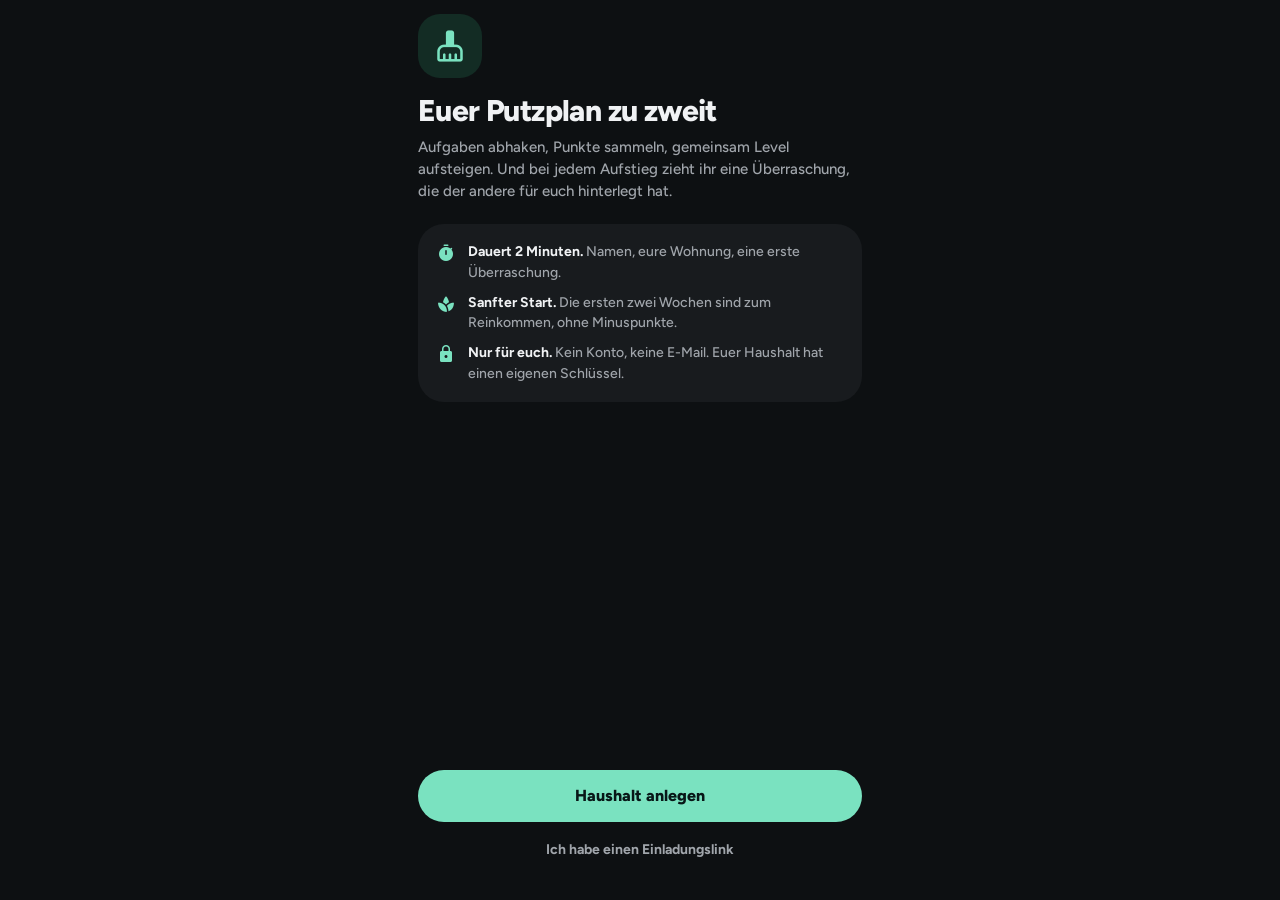
<file: putz-app/index.html>
<!doctype html>
<html lang="de">
<head>
  <meta charset="utf-8">
  <meta name="viewport" content="width=device-width, initial-scale=1, viewport-fit=cover">
  <title>Putzplan</title>
  <meta name="description" content="Unser gemeinsamer Putzplan mit Punkten, Leveln und Überraschungen.">
  <meta name="theme-color" content="#0d1012">
  <meta name="color-scheme" content="dark">
  <meta name="apple-mobile-web-app-capable" content="yes">
  <meta name="mobile-web-app-capable" content="yes">
  <meta name="apple-mobile-web-app-status-bar-style" content="black-translucent">
  <meta name="apple-mobile-web-app-title" content="Putzplan">
  <link rel="manifest" href="manifest.webmanifest">
  <link rel="apple-touch-icon" href="icons/icon-180.png">
  <link rel="icon" href="icons/icon.svg" type="image/svg+xml">
  <link rel="preconnect" href="https://fonts.googleapis.com">
  <link rel="preconnect" href="https://fonts.gstatic.com" crossorigin>
  <link rel="stylesheet" href="https://fonts.googleapis.com/css2?family=Figtree:wght@400;500;600;700;800&display=swap">
  <!-- Nur die verwendeten Icons (alphabetisch). Neues Icon in app.js oder tasks.js: hier ergänzen. -->
  <link rel="stylesheet" href="https://fonts.googleapis.com/css2?family=Material+Symbols+Rounded:opsz,wght,FILL,GRAD@20..48,400..600,0..1,0&icon_names=add,arrow_back,balance,bar_chart,bathtub,beach_access,check,check_circle,chevron_right,cleaning_services,close,content_copy,countertops,dishwasher_gen,edit,expand_more,favorite,group,home,hourglass_bottom,ios_share,key,landscape,lightbulb,local_laundry_service,local_pizza,lock,login,microwave,movie,person_add,potted_plant,radio_button_unchecked,redeem,remove,restaurant,robot_2,schedule,search,settings,skillet,smartphone,soap,spa,star,sync,timer,touch_app,visibility_off,volunteer_activism,waving_hand,weekend&display=block">
  <link rel="stylesheet" href="styles.css">
</head>
<body>
  <div id="app"></div>
  <noscript>Diese App braucht JavaScript.</noscript>
  <script type="module" src="js/app.js"></script>
</body>
</html>
</file>
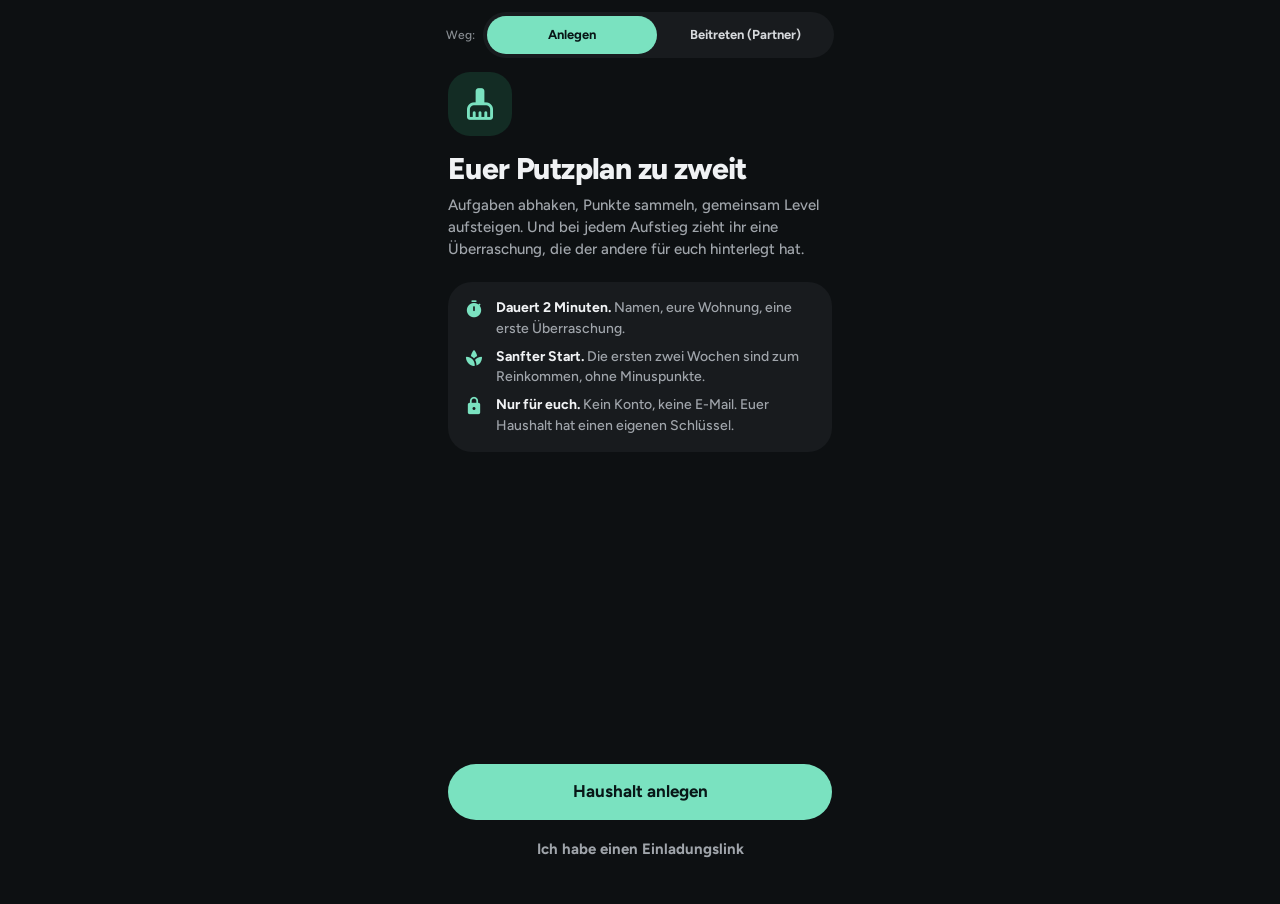
<file: design/onboarding/index.html>
<!doctype html>
<html lang="de">
<head>
<meta charset="utf-8">
<meta name="viewport" content="width=device-width, initial-scale=1, viewport-fit=cover">
<title>Putzplan · Einrichtung (Prototyp)</title>
<link rel="preconnect" href="https://fonts.googleapis.com">
<link rel="preconnect" href="https://fonts.gstatic.com" crossorigin>
<link rel="stylesheet" href="https://fonts.googleapis.com/css2?family=Figtree:wght@400;500;600;700;800&display=swap">
<link rel="stylesheet" href="https://fonts.googleapis.com/css2?family=Material+Symbols+Rounded:opsz,wght,FILL,GRAD@20..48,400..600,0..1,0&display=block">
<style>
/* Prototyp der Einrichtung für neue Haushalte. Farben und Formen wie putz-app/styles.css. */
:root {
  --bg: #0d1012; --surface: #181b1e; --surface-2: #212428; --line: #26292d;
  --text: #f0f2f4; --muted: #a0a5ab; --muted-2: #888d92; --off: #2b2e32;
  --accent: #7ae2c0; --on-accent: #081717; --accent-soft: #132c24;
  --partner: #c3aeec; --partner-soft: #2b2338; --overdue: #f19f94; --today: #f2cf6b;
  --info: #a9c3ec; --info-soft: #1d2a3b;
  --area-kueche: #eaaa7f; --area-bad: #7bc5ef; --area-wohnen: #8ecc9a; --area-pflanzen: #b8c27a; --area-robo: #c4adef;
  --swatch-1: #7ae2c0; --swatch-2: #c3aeec; --swatch-3: #f4b581; --swatch-4: #82c7f0;
  color-scheme: dark;
}
* { box-sizing: border-box; -webkit-tap-highlight-color: transparent; }
html, body { margin: 0; background: var(--bg); color: var(--text); }
body { font: 500 15px/1.4 'Figtree', -apple-system, sans-serif; -webkit-font-smoothing: antialiased; }
button, input { font: inherit; color: inherit; }
button { cursor: pointer; border: none; background: none; padding: 0; text-align: inherit; }
h1, h2, h3, p { margin: 0; }
.ms { font-family: 'Material Symbols Rounded'; font-size: 22px; line-height: 1; font-variation-settings: 'FILL' 1; display: inline-block; flex: none; user-select: none; }

/* Umschalter oben: welcher Weg wird gezeigt (nur im Prototyp) */
.proto { max-width: 420px; margin: 0 auto; padding: 12px 16px 0; display: flex; gap: 8px; align-items: center; font-size: 12px; color: var(--muted-2); }
.proto .seg { flex: 1; }

.app { max-width: 420px; margin: 0 auto; min-height: calc(100dvh - 54px); padding: 14px 18px 32px; display: flex; flex-direction: column; gap: 22px; }
.top { display: flex; align-items: center; gap: 12px; min-height: 40px; }
.back { width: 40px; height: 40px; border-radius: 20px; display: grid; place-items: center; color: var(--muted); }
.back:active { background: var(--surface); }
.dots { flex: 1; display: flex; gap: 6px; }
.dots i { flex: 1; height: 4px; border-radius: 2px; background: var(--off); }
.dots i.on { background: var(--accent); }
.step-of { font-size: 12px; font-weight: 700; color: var(--muted-2); min-width: 32px; text-align: right; }

.hero { display: flex; flex-direction: column; gap: 10px; }
.hero .big-icon { width: 64px; height: 64px; border-radius: 22px; display: grid; place-items: center; background: var(--accent-soft); color: var(--accent); margin-bottom: 6px; }
.hero .big-icon .ms { font-size: 34px; }
.hero.partner .big-icon { background: var(--partner-soft); color: var(--partner); }
h1 { font-size: 30px; font-weight: 800; letter-spacing: -0.02em; line-height: 1.1; }
.lead { color: var(--muted); font-size: 15px; line-height: 1.45; text-wrap: pretty; }

.card { background: var(--surface); border-radius: 24px; padding: 16px; display: flex; flex-direction: column; gap: 12px; }
.card.rows { padding: 4px 16px; gap: 0; }
.row { display: flex; align-items: center; gap: 14px; padding: 12px 0; }
.row + .row { border-top: 1px solid var(--line); }
.row .grow { flex: 1; min-width: 0; display: flex; flex-direction: column; gap: 2px; }
.row b { font-size: 15px; font-weight: 700; }
.row small { font-size: 13px; color: var(--muted); line-height: 1.35; }
.tile { width: 40px; height: 40px; border-radius: 13px; display: grid; place-items: center; background: color-mix(in srgb, var(--ac, var(--accent)) 18%, transparent); color: var(--ac, var(--accent)); flex: none; }
.tile .ms { font-size: 22px; }

.field { width: 100%; height: 52px; border-radius: 26px; border: none; background: var(--surface-2); color: var(--text); padding: 0 20px; font-size: 16px; font-weight: 600; outline: none; }
.field:focus { box-shadow: 0 0 0 2px var(--accent) inset; }
label.lbl { font-size: 13px; font-weight: 700; color: var(--muted); padding-left: 6px; }
.person { display: flex; flex-direction: column; gap: 8px; }
.swatches { display: flex; gap: 10px; padding-left: 6px; }
.swatches button { width: 30px; height: 30px; border-radius: 50%; }
.swatches button.on { box-shadow: 0 0 0 3px var(--bg), 0 0 0 5px var(--text); }

.switch { width: 52px; height: 32px; border-radius: 16px; background: var(--off); position: relative; flex: none; transition: background .2s; }
.switch span { position: absolute; top: 3px; left: 3px; width: 26px; height: 26px; border-radius: 50%; background: #d6d9dc; transition: transform .2s; }
.switch.on { background: var(--accent); }
.switch.on span { transform: translateX(20px); background: var(--on-accent); }
.stepper { display: flex; align-items: center; gap: 2px; background: var(--surface-2); border-radius: 22px; padding: 2px; flex: none; }
.stepper button { width: 40px; height: 40px; border-radius: 20px; display: grid; place-items: center; }
.stepper button:disabled { opacity: .35; }
.stepper b { min-width: 24px; text-align: center; font-size: 16px; font-weight: 800; }

.acc-head { width: 100%; text-align: left; }
.acc-head > .ms:last-child { color: var(--muted-2); transition: transform .2s; }
.acc.open .acc-head > .ms:last-child { transform: rotate(180deg); }
.acc + .acc { border-top: 1px solid var(--line); }
.acc-body { padding: 0 0 8px 54px; }
.trow { display: flex; align-items: center; gap: 10px; padding: 9px 0; border-top: 1px solid var(--line); }
.trow .grow { flex: 1; min-width: 0; display: flex; flex-direction: column; gap: 1px; }
.trow b { font-size: 14px; font-weight: 600; line-height: 1.25; }
.trow small { font-size: 12px; color: var(--muted); }
.trow.off .grow { opacity: .45; }
.switch.sm { width: 44px; height: 28px; }
.switch.sm span { width: 22px; height: 22px; }
.switch.sm.on span { transform: translateX(16px); }
.pot { background: var(--surface); border-radius: 24px; padding: 16px; display: flex; flex-direction: column; gap: 10px; }
.pot-top { display: flex; justify-content: space-between; align-items: baseline; }
.pot-top span { font-size: 13px; font-weight: 800; color: var(--partner); }
.pot-top span.ok { color: var(--accent); }
.pips { display: grid; grid-template-columns: repeat(3, 1fr); gap: 6px; margin-bottom: 4px; }
.pips i { height: 6px; border-radius: 3px; background: var(--off); transition: background .25s; }
.pips i.on { background: var(--partner); }
.slot { display: flex; align-items: center; gap: 12px; min-height: 52px; padding: 8px 8px 8px 12px; border-radius: 16px; border: 1.5px dashed var(--dash, #3a3e43); color: var(--muted-2); font-size: 14px; }
.slot.full { border: none; background: var(--partner-soft); color: var(--text); font-weight: 600; animation: fade .25s ease-out; }
.slot .num { width: 26px; height: 26px; border-radius: 50%; display: grid; place-items: center; font-size: 12px; font-weight: 800; background: var(--surface-2); color: var(--muted); flex: none; }
.slot.full .num { background: var(--partner); color: #181322; }
.slot .txt { flex: 1; min-width: 0; line-height: 1.3; }
.slot .x { width: 34px; height: 34px; border-radius: 17px; display: grid; place-items: center; color: var(--muted); }
.slot .x .ms { font-size: 18px; }
.slot.write { border: 2px solid var(--partner); background: var(--surface-2); padding-right: 6px; }
.slot.write input { flex: 1; min-width: 0; height: 40px; border: none; background: transparent; color: var(--text); font-size: 16px; font-weight: 600; outline: none; }
.slot.write .num { background: var(--partner-soft); color: var(--partner); }
.round.sm { width: 40px; height: 40px; }
.more-card { display: flex; align-items: center; justify-content: center; gap: 6px; height: 44px; border-radius: 16px; border: 1.5px dashed var(--dash, #3a3e43); color: var(--partner); font-weight: 700; font-size: 14px; }
.round { width: 52px; height: 52px; border-radius: 50%; background: var(--partner); color: #181322; display: grid; place-items: center; flex: none; }
.round:disabled { opacity: .35; }
.ideas { display: flex; flex-wrap: wrap; gap: 8px; }
.ideas > span { width: 100%; font-size: 13px; font-weight: 700; color: var(--muted); padding-left: 4px; }
.chip { display: flex; align-items: center; gap: 4px; height: 38px; padding: 0 14px 0 10px; border-radius: 19px; background: var(--surface); font-size: 14px; font-weight: 600; }
.chip .ms { font-size: 18px; color: var(--partner); }
.fine { font-size: 12px; color: var(--muted-2); text-align: center; }
.sub { font-size: 13px; font-weight: 800; letter-spacing: .04em; text-transform: uppercase; color: var(--muted-2); padding: 0 6px; margin-bottom: -12px; }
.count { display: flex; align-items: baseline; gap: 8px; padding: 2px 4px; }
.count b { font-size: 26px; font-weight: 800; color: var(--accent); font-variant-numeric: tabular-nums; }
.count span { color: var(--muted); font-size: 14px; }

.choice { display: flex; gap: 14px; align-items: flex-start; background: var(--surface); border-radius: 22px; padding: 16px; box-shadow: inset 0 0 0 1.5px transparent; text-align: left; }
.choice.on { box-shadow: inset 0 0 0 2px var(--accent); }
.choice .radio { width: 22px; height: 22px; border-radius: 50%; border: 2px solid var(--muted-2); flex: none; margin-top: 2px; display: grid; place-items: center; }
.choice.on .radio { border-color: var(--accent); }
.choice.on .radio::after { content: ''; width: 10px; height: 10px; border-radius: 50%; background: var(--accent); }
.choice .grow { display: flex; flex-direction: column; gap: 4px; }
.choice b { font-size: 16px; }
.choice small { color: var(--muted); font-size: 13px; line-height: 1.4; }
.choice small b { font-size: inherit; color: var(--text); }
.tag { align-self: flex-start; font-size: 11px; font-weight: 800; letter-spacing: .04em; text-transform: uppercase; color: var(--on-accent); background: var(--accent); padding: 3px 8px; border-radius: 8px; }

.chart { display: flex; flex-direction: column; gap: 8px; }
.chart .bars { display: grid; grid-template-columns: repeat(14, 1fr); gap: 4px; align-items: end; height: 110px; }
.chart .bars i { border-radius: 4px 4px 2px 2px; background: var(--accent); min-height: 3px; position: relative; transition: height .35s; }
.chart .bars i.hot { background: var(--overdue); }
.chart .bars i em { position: absolute; top: -18px; left: 50%; transform: translateX(-50%); font-style: normal; font-size: 11px; font-weight: 800; color: var(--overdue); }
.chart .axis { display: grid; grid-template-columns: repeat(14, 1fr); gap: 4px; font-size: 10px; color: var(--muted-2); text-align: center; }
.chart .cap { display: flex; justify-content: space-between; gap: 12px; font-size: 12px; color: var(--muted); }

.list { display: flex; flex-direction: column; gap: 8px; }
.bullet { display: flex; gap: 12px; align-items: flex-start; font-size: 14px; color: var(--muted); line-height: 1.45; }
.bullet .ms { color: var(--accent); font-size: 20px; margin-top: 1px; }
.bullet b { color: var(--text); }

.code-box { background: var(--surface-2); border-radius: 18px; padding: 14px 16px; font-size: 18px; font-weight: 800; letter-spacing: .06em; text-align: center; font-variant-numeric: tabular-nums; }
.btn2 { display: grid; grid-template-columns: 1fr 1fr; gap: 10px; }
.note { display: flex; gap: 12px; align-items: flex-start; padding: 14px 16px; border-radius: 20px; background: var(--info-soft); color: var(--info); font-size: 13px; line-height: 1.45; }
.note .ms { font-size: 20px; }

.pill { height: 46px; border-radius: 23px; padding: 0 18px; display: flex; align-items: center; justify-content: center; gap: 8px; background: var(--surface-2); font-weight: 700; font-size: 15px; }
.pill .ms { font-size: 20px; }
.pill.primary { background: var(--accent); color: var(--on-accent); }
.pill.big { height: 56px; border-radius: 28px; font-size: 17px; }
.pill.ghost { background: transparent; color: var(--muted); }
.pill:disabled { opacity: .4; }
.spacer { flex: 1; }
.foot { display: flex; flex-direction: column; gap: 6px; }

/* Startseite nach der Einrichtung (vereinfacht) */
.banner { display: flex; gap: 14px; align-items: center; background: var(--surface); border-radius: 24px; padding: 14px 16px; box-shadow: inset 0 0 0 1.5px var(--accent); }
.banner .grow { flex: 1; display: flex; flex-direction: column; gap: 2px; }
.banner small { color: var(--muted); font-size: 13px; line-height: 1.35; }
.prog { height: 6px; border-radius: 3px; background: var(--off); overflow: hidden; margin-top: 6px; }
.prog span { display: block; height: 100%; background: var(--accent); }
.sec { display: flex; justify-content: space-between; align-items: baseline; }
.sec h3 { font-size: 20px; font-weight: 800; }
.sec span { font-size: 13px; color: var(--muted); }
.frow { display: flex; align-items: center; gap: 12px; background: var(--surface); border-radius: 22px; padding: 12px; }
.frow .grow { flex: 1; display: flex; flex-direction: column; gap: 2px; }
.frow b { font-size: 15px; }
.frow small { font-size: 13px; color: var(--today); }
.pts { height: 44px; min-width: 58px; border-radius: 22px; background: var(--accent-soft); color: var(--accent); font-weight: 800; display: grid; place-items: center; }
.seg { display: grid; grid-auto-flow: column; grid-auto-columns: 1fr; gap: 4px; padding: 4px; border-radius: 24px; background: var(--surface); }
.seg button { height: 38px; border-radius: 19px; font-size: 13px; font-weight: 700; color: #d6d9dc; text-align: center; }
.seg button.on { background: var(--accent); color: var(--on-accent); }
.fade { animation: fade .25s ease-out; }
@keyframes fade { from { opacity: 0; transform: translateY(8px); } }
</style>
</head>
<body>
<div class="proto"><span>Weg:</span><div class="seg" id="flow"></div></div>
<main class="app" id="app"></main>
<script>
// Katalog aus putz-app/js/tasks.js: [id, Bereich, Intervall, Punkte, Name, Zuordnung].
// Zuordnung: f:<Ausstattung>, bath2 = nur mit zweitem Bad, room:<Raum> = nur mit diesem Raum.
// Aufräumen/Staub/Fenster je Wohnraum werden unten aus Vorlagen erzeugt.
const CATALOG = [["k-arbeitsflaechen","kueche","W",10,"Arbeitsflächen gründlich reinigen (alles abräumen)",""],["k-herd","kueche","W",5,"Herd reinigen",""],["k-spuele","kueche","W",5,"Spüle und Wasserhahn reinigen",""],["k-fronten","kueche","W",5,"Fronten und Griffe abwischen",""],["k-mikrowelle","kueche","W",10,"Mikrowelle auswischen","f:mikro"],["k-kuehlschrank-check","kueche","W",10,"Kühlschrank: Abgelaufenes aussortieren",""],["k-restmuell","kueche","W",3,"Müll rausbringen: Restmüll",""],["k-biomuell","kueche","W",3,"Müll rausbringen: Biomüll",""],["k-plastik","kueche","W",3,"Müll rausbringen: Plastik (Gelber Sack)",""],["k-papier-glas","kueche","W",3,"Müll rausbringen: Papier",""],["k-glas","kueche","2W",5,"Müll rausbringen: Glas",""],["k-lappen","kueche","W",3,"Lappen und Geschirrtücher wechseln",""],["b-wc-1","bad","W",10,"Bad 1: WC putzen",""],["b-wc-2","bad","W",10,"Bad 2: WC putzen","bath2"],["b-dusche-1","bad","W",20,"Bad 1: Dusche bzw. Wanne reinigen",""],["b-waschbecken-1","bad","W",10,"Bad 1: Waschbecken und Armaturen",""],["b-waschbecken-2","bad","W",5,"Bad 2: Waschbecken und Armaturen","bath2"],["b-boden-1","bad","W",10,"Bad 1: Boden feucht wischen",""],["b-boden-2","bad","W",10,"Bad 2: Boden feucht wischen","bath2"],["b-spiegel-1","bad","W",5,"Bad 1: Spiegel putzen",""],["b-spiegel-2","bad","W",5,"Bad 2: Spiegel putzen","bath2"],["b-handtuecher","bad","W",3,"Handtücher und Badematten wechseln",""],["b-waesche-heiss","bad","W",10,"Wäsche heiß","f:waschma"],["w-teppich","wohnen","W",10,"Teppich im Wohnzimmer saugen",""],["w-ecken","wohnen","W",15,"Ecken und Kanten saugen",""],["w-bettwaesche","wohnen","2W",15,"Bettwäsche wechseln",""],["p-giessen","pflanzen","W",5,"Pflanzen gießen","f:pflanzen"],["r-starten","robo","W",5,"Boden freiräumen, Roboter starten","f:robo"],["r-behaelter","robo","W",10,"Staubbehälter, Tank und Pads reinigen","f:robo"],["k-backofen","kueche","M",30,"Backofen und Bleche reinigen",""],["k-kuehlschrank","kueche","M",20,"Kühlschrank auswischen",""],["k-muelleimer","kueche","M",20,"Mülleimer auswaschen",""],["k-spuelmaschine","kueche","M",15,"Spülmaschine: Sieb und Dichtungen","f:spuelma"],["k-schubfaecher","kueche","M",20,"Schubfächer aussaugen und auswischen",""],["k-entkalken","kueche","M",10,"Wasserkocher und Kaffeemaschine entkalken",""],["b-fugen","bad","M",15,"Fliesenfugen schrubben, Ränder",""],["b-abfluss-1","bad","M",20,"Bad 1: Dusche Abfluss reinigen",""],["b-stoepsel-1","bad","M",10,"Bad 1: Waschbecken-Stöpsel reinigen",""],["b-stoepsel-2","bad","M",10,"Bad 2: Waschbecken-Stöpsel reinigen","bath2"],["b-waschmaschine","bad","M",20,"Waschmaschine: Sieb, Gummi, Fach","f:waschma"],["b-duschkopf","bad","M",20,"Duschköpfe, Duschtür und Armaturen entkalken",""],["w-fussleisten","wohnen","M",10,"Fußleisten und Türen abwischen",""],["w-schraenke-oben","wohnen","M",10,"Staub auf Schränken und hohen Flächen",""],["w-sofa","wohnen","M",10,"Sofa und Polster absaugen",""],["w-klinken","wohnen","M",5,"Türklinken, Lichtschalter, Fernbedienungen",""],["w-glas","wohnen","M",10,"Spiegel und Glasflächen putzen",""],["w-fensterbretter","wohnen","M",15,"Fensterbretter abwischen",""],["w-technik","wohnen","M",5,"Arbeitszimmer: Technik entstauben","room:Arbeitszimmer"],["p-pflege","pflanzen","M",15,"Blätter abstauben, düngen (März–Sept.)","f:pflanzen"],["r-buersten","robo","M",5,"Bürsten von Haaren befreien","f:robo"],["r-filter","robo","M",5,"Filter, Sensoren, Ladekontakte","f:robo"],["k-abtauen","kueche","Q",50,"Kühlschrank und Gefrierfach abtauen",""],["k-schraenke-innen","kueche","Q",35,"Küchenschränke innen, Vorräte prüfen",""],["k-fettfilter","kueche","Q",15,"Dunstabzug: Fettfilter reinigen",""],["w-teppich-tief","wohnen","Q",50,"Teppich tiefenreinigen",""],["w-moebel","wohnen","Q",20,"Möbel abrücken, dahinter saugen",""],["w-fenster-kueche","wohnen","Q",20,"Fenster putzen: Küche",""],["w-matratzen","wohnen","Q",15,"Matratzen absaugen und wenden",""],["w-vorhaenge","wohnen","Q",20,"Vorhänge und Gardinen waschen",""],["w-kissen","wohnen","Q",20,"Kopfkissen und Bettdecken waschen",""],["w-lampen","wohnen","Q",10,"Lampen abstauben",""],["w-rauchmelder","wohnen","Q",3,"Rauchmelder testen",""],["p-schaedlinge","pflanzen","Q",60,"Schädlinge prüfen, umtopfen","f:pflanzen"],["r-verschleiss","robo","Q",10,"Verschleißteile tauschen, Station reinigen","f:robo"]];
const AREAS = {
  kueche: { name: 'Küche', icon: 'skillet' }, bad: { name: 'Bäder', icon: 'bathtub' },
  wohnen: { name: 'Wohnräume', icon: 'weekend' }, pflanzen: { name: 'Pflanzen', icon: 'potted_plant' },
  robo: { name: 'Roboter', icon: 'robot_2' },
};
const IV = { W: 'wöchentlich', '2W': 'alle 2 Wochen', M: 'monatlich', Q: 'quartalsweise' };
const FEATURES = [
  { id: 'robo', icon: 'robot_2', area: 'robo', name: 'Saugroboter', hint: 'Roboter starten, Behälter, Bürsten …', tasks: 5, on: true },
  { id: 'pflanzen', icon: 'potted_plant', area: 'pflanzen', name: 'Zimmerpflanzen', hint: 'Gießen, Pflege, Schädlinge', tasks: 3, on: true },
  { id: 'waschma', icon: 'local_laundry_service', area: 'bad', name: 'Eigene Waschmaschine', hint: 'Wäsche waschen, Sieb und Gummi', tasks: 3, on: true },
  { id: 'spuelma', icon: 'dishwasher_gen', area: 'kueche', name: 'Geschirrspüler', hint: 'Ausräumen, Sieb und Dichtungen', tasks: 2, on: true },
  { id: 'mikro', icon: 'microwave', area: 'kueche', name: 'Mikrowelle', hint: 'Auswischen', tasks: 1, on: true },
];
// Wohnräume als Anzahl, der Flur zählt mit. Namen in dieser Reihenfolge, später umbenennbar.
const ROOM_NAMES = ['Wohnzimmer', 'Schlafzimmer', 'Flur', 'Arbeitszimmer', 'Kinderzimmer', 'Gästezimmer', 'Zimmer 7', 'Zimmer 8'];
const PER_ROOM = 3; // Aufräumen, Staubwischen, Fenster bzw. Boden
const CATALOG_ROOMS = 4; // so viele Wohnräume hat der Katalog (Wohn-, Schlaf-, Arbeitszimmer, Flur)
// Je Bad 5 Aufgaben (WC, Waschbecken, Boden, Spiegel, Stöpsel). Der Katalog ist für 2 Bäder gebaut.
const PER_BATH = 5; // nur noch für die Grafik

const s = {
  flow: 'create', step: 0,
  names: ['', ''], colors: [0, 1], baths: 1,
  rooms: 4,
  features: Object.fromEntries(FEATURES.map(f => [f.id, f.on])),
  start: 'soft', voucher: '', cards: [], copied: false,
  off: new Set(), openArea: null,
};

const FLOWS = {
  create: ['welcome', 'names', 'home', 'plan', 'start', 'voucher', 'invite', 'done'],
  join: ['joinWelcome', 'joinWho', 'joinVoucher', 'done'],
};
const $ = id => document.getElementById(id);
const esc = t => String(t).replace(/[&<>"]/g, c => ({ '&': '&amp;', '<': '&lt;', '>': '&gt;', '"': '&quot;' }[c]));
const ms = n => `<span class="ms">${n}</span>`;
const nameA = () => s.names[0].trim() || 'Alex';
const nameB = () => s.names[1].trim() || 'Sam';
// Aufgabenliste für die gewählte Wohnung. Abgewählte (s.off) zählen nicht.
function planTasks() {
  const rooms = ROOM_NAMES.slice(0, s.rooms);
  const list = [];
  for (const [id, area, iv, points, name, tag] of CATALOG) {
    if (tag.startsWith('f:') && !s.features[tag.slice(2)]) continue;
    if (tag === 'bath2' && s.baths < 2) continue;
    if (tag.startsWith('room:') && !rooms.includes(tag.slice(5))) continue;
    list.push({ id, area, iv, points, name });
    if (tag === 'bath2' && s.baths >= 3) list.push({ id: id.replace(/-2$/, '-3'), area, iv, points, name: name.replace('Bad 2', 'Bad 3') });
  }
  rooms.forEach((room, i) => {
    const key = `room-${i}`;
    list.push({ id: `${key}-auf`, area: 'wohnen', iv: 'W', points: 5, name: `Aufräumen: ${room}` });
    list.push({ id: `${key}-staub`, area: 'wohnen', iv: 'W', points: 5, name: `Staubwischen: ${room}` });
    if (room !== 'Flur') list.push({ id: `${key}-fenster`, area: 'wohnen', iv: 'Q', points: 20, name: `Fenster putzen: ${room}` });
  });
  return list;
}
const taskCount = () => planTasks().filter(t => !s.off.has(t.id)).length;
  - FEATURES.filter(f => !s.features[f.id]).reduce((n, f) => n + f.tasks, 0);

// Fällig pro Tag in den ersten 14 Tagen. Heute: alles startet halb frisch, also alle
// Wochenaufgaben an Tag 4, 2-Wochen-Aufgaben an Tag 7. Sanft: über die Intervalle verteilt.
function dueByDay(mode) {
  const on = planTasks().filter(t => !s.off.has(t.id));
  const n = iv => on.filter(t => t.iv === iv).length;
  const weekly = n('W'), biweekly = n('2W'), monthly = n('M');
  const d = Array(14).fill(0);
  if (mode === 'now') { d[3] += weekly; d[6] += biweekly; return d; }
  for (let i = 0; i < weekly; i++) d[1 + (i % 6)]++;              // Tag 2 bis 7
  for (let i = 0; i < biweekly; i++) d[4 + (i % 2) * 5]++;        // Tag 5, 10
  for (let i = 0; i < monthly; i++) { const day = 7 + Math.floor(i * 23 / monthly); if (day < 14) d[day]++; }
  return d;
}

function chart(mode) {
  const d = dueByDay(mode), max = Math.max(...dueByDay('now'));
  return `<div class="chart">
    <div class="bars">${d.map((n, i) => `<i class="${n > 10 ? 'hot' : ''}" style="height:${Math.max(3, n / max * 100)}%">${n > 10 ? `<em>${n}</em>` : ''}</i>`).join('')}</div>
    <div class="axis">${d.map((_, i) => `<span>${i + 1}</span>`).join('')}</div>
    <div class="cap"><span>Erstmals fällig, Tag 1–14</span><span>${mode === 'now' ? `Tag 4: ${d[3]} auf einmal` : `höchstens ${Math.max(...d)} am Tag`}</span></div>
  </div>`;
}

// Überraschungstopf: drei Plätze, damit beim Ziehen eine echte Auswahl da ist. Eine Karte reicht zum Weitermachen.
const IDEAS = ['Frühstück ans Bett', 'Eine Massage, so lange du willst 😉', 'Du suchst den Film aus', 'Ein Abend ganz für uns zwei 😉', 'Ich übernehme deine nächste Aufgabe'];
function potScreen(forName, lead) {
  const n = s.cards.length;
  // Der nächste freie Platz ist selbst das Eingabefeld: dort schreibt man die eigene Idee.
  const slot = i => s.cards[i]
    ? `<div class="slot full"><span class="num">${i + 1}</span><span class="txt">${esc(s.cards[i])}</span>
        <button class="x" data-remove="${i}" aria-label="Entfernen">${ms('close')}</button></div>`
    : i === n
      ? `<div class="slot write"><span class="num">${i + 1}</span>
          <input id="voucher" value="${esc(s.voucher)}" placeholder="Schreib hier deine Idee …" maxlength="200" enterkeyhint="done">
          <button class="round sm" data-add ${s.voucher.trim() ? '' : 'disabled'} aria-label="In den Topf">${ms('add')}</button></div>`
      : `<div class="slot"><span class="num">${i + 1}</span><span class="txt">Noch frei</span></div>`;
  const extra = n >= 3 ? `<button class="more-card" data-more>${ms('add')}Noch eine Karte</button>` : '';
  const ideas = IDEAS.filter(t => !s.cards.includes(t)).slice(0, 3);
  return `
    <div class="hero partner"><div class="big-icon">${ms('redeem')}</div>
      <h1>Drei Überraschungen für ${esc(forName)}</h1>
      <p class="lead">${lead}</p></div>
    <div class="pot">
      <div class="pot-top"><b>Dein Topf für ${esc(forName)}</b><span class="${n >= 3 ? 'ok' : ''}">${Math.min(n, 3)} von 3${n > 3 ? ` · ${n} drin` : ''}</span></div>
      <div class="pips">${[0, 1, 2].map(i => `<i class="${i < n ? 'on' : ''}"></i>`).join('')}</div>
      ${Array.from({ length: Math.max(3, n + (s.writeMore ? 1 : 0)) }, (_, i) => slot(i)).join('')}
      ${s.writeMore || n < 3 ? '' : extra}
    </div>
    ${ideas.length && n < 3 ? `<div class="ideas"><span>Keine Idee? Antippen zum Übernehmen</span>${ideas.map(t => `<button class="chip" data-idea="${esc(t)}">${ms('add')}${esc(t)}</button>`).join('')}</div>` : ''}
    <div class="spacer"></div>
    <div class="foot"><button class="pill primary big" data-go="1" ${n ? '' : 'disabled'}>${n >= 3 ? `Fertig, ${n} Karten im Topf` : n ? `Weiter mit ${n === 1 ? 'einer Karte' : `${n} Karten`}` : 'Mindestens eine Karte hinlegen'}</button>
      ${n && n < 3 ? `<p class="fine">Noch ${3 - n} für eine echte Auswahl. Du kannst später jederzeit nachlegen.</p>` : ''}</div>`;
}

const screens = {
  welcome: () => `
    <div class="hero fade"><div class="big-icon">${ms('cleaning_services')}</div>
      <h1>Euer Putzplan zu zweit</h1>
      <p class="lead">Aufgaben abhaken, Punkte sammeln, gemeinsam Level aufsteigen. Und bei jedem Aufstieg zieht ihr eine Überraschung, die der andere für euch hinterlegt hat.</p></div>
    <div class="card fade"><div class="list">
      <div class="bullet">${ms('timer')}<span><b>Dauert 2 Minuten.</b> Namen, eure Wohnung, eine erste Überraschung.</span></div>
      <div class="bullet">${ms('spa')}<span><b>Sanfter Start.</b> Die ersten zwei Wochen sind zum Reinkommen, ohne Minuspunkte.</span></div>
      <div class="bullet">${ms('lock')}<span><b>Nur für euch.</b> Kein Konto, keine E-Mail. Euer Haushalt hat einen eigenen Schlüssel.</span></div>
    </div></div>
    <div class="spacer"></div>
    <div class="foot"><button class="pill primary big" data-go="1">Haushalt anlegen</button>
      <button class="pill ghost" data-flow="join">Ich habe einen Einladungslink</button></div>`,

  names: () => `
    <div class="hero"><h1>Wer putzt hier?</h1><p class="lead">Ihr seid zu zweit. Jeder bekommt eine Farbe, daran erkennt ihr später, wer was gemacht hat.</p></div>
    ${[0, 1].map(i => `<div class="person">
      <label class="lbl" for="n${i}">${i ? 'Dein Partner' : 'Du'}</label>
      <input id="n${i}" class="field" data-name="${i}" value="${esc(s.names[i])}" placeholder="${i ? 'z. B. Sam' : 'z. B. Alex'}" maxlength="24">
      <div class="swatches">${[0, 1, 2, 3].map(c => `<button class="${s.colors[i] === c ? 'on' : ''}" style="background:var(--swatch-${c + 1})" data-color="${i}:${c}" aria-label="Farbe ${c + 1}"></button>`).join('')}</div>
    </div>`).join('')}
    <div class="spacer"></div>
    <div class="foot"><button class="pill primary big" data-go="1" ${s.names[0].trim() && s.names[1].trim() ? '' : 'disabled'} id="namesNext">Weiter</button></div>`,

  home: () => {
    const toggle = (kind, x) => `<div class="row"><span class="tile" style="--ac:var(--area-${x.area ?? 'wohnen'})">${ms(x.icon)}</span>
        <span class="grow"><b>${x.name}</b><small>${x.hint}</small></span>
        <button class="switch${s[kind][x.id] ? ' on' : ''}" data-toggle="${kind}:${x.id}" role="switch" aria-checked="${s[kind][x.id]}"><span></span></button></div>`;
    return `
    <div class="hero"><h1>Was habt ihr zu Hause?</h1><p class="lead">Danach wählen wir die passenden Aufgaben aus. Der Flur zählt als Wohnraum, die Küche ist immer dabei. Räume könnt ihr später umbenennen, und alles lässt sich in den Einstellungen ändern.</p></div>
    <div class="sub">Räume</div>
    <div class="card rows">
      <div class="row"><span class="tile" style="--ac:var(--area-bad)">${ms('bathtub')}</span>
        <span class="grow"><b>Badezimmer</b><small>${s.baths === 1 ? 'ein Bad' : `${s.baths} Bäder`}, auch Gäste-WC</small></span>
        <span class="stepper"><button data-count="baths:-1" ${s.baths <= 1 ? 'disabled' : ''}>${ms('remove')}</button><b>${s.baths}</b><button data-count="baths:1" ${s.baths >= 3 ? 'disabled' : ''}>${ms('add')}</button></span></div>
      <div class="row"><span class="tile" style="--ac:var(--area-wohnen)">${ms('weekend')}</span>
        <span class="grow"><b>Wohnräume</b><small>${ROOM_NAMES.slice(0, s.rooms).join(', ')}</small></span>
        <span class="stepper"><button data-count="rooms:-1" ${s.rooms <= 1 ? 'disabled' : ''}>${ms('remove')}</button><b>${s.rooms}</b><button data-count="rooms:1" ${s.rooms >= ROOM_NAMES.length ? 'disabled' : ''}>${ms('add')}</button></span></div>
    </div>
    <div class="sub">Ausstattung</div>
    <div class="card rows">${FEATURES.map(f => toggle('features', f)).join('')}</div>
    <div class="count"><b>${taskCount()}</b><span>Aufgaben in eurem Plan</span></div>
    <div class="foot"><button class="pill primary big" data-go="1">Weiter</button></div>`;
  },

  plan: () => {
    const tasks = planTasks();
    const on = tasks.filter(t => !s.off.has(t.id));
    const area = k => {
      const all = tasks.filter(t => t.area === k);
      if (!all.length) return '';
      const sel = all.filter(t => !s.off.has(t.id));
      const weekly = sel.filter(t => t.iv === 'W').length;
      const open = s.openArea === k;
      return `<div class="acc${open ? ' open' : ''}">
        <button class="row acc-head" data-area="${k}"><span class="tile" style="--ac:var(--area-${k})">${ms(AREAS[k].icon)}</span>
          <span class="grow"><b>${AREAS[k].name}</b><small>${sel.length} Aufgaben${weekly ? ` · ${weekly} wöchentlich` : ''}${sel.length < all.length ? ` · ${all.length - sel.length} abgewählt` : ''}</small></span>
          ${ms('expand_more')}</button>
        ${open ? `<div class="acc-body">${all.map(t => `<div class="trow${s.off.has(t.id) ? ' off' : ''}">
            <span class="grow"><b>${esc(t.name)}</b><small>${IV[t.iv]} · ${t.points} Punkte</small></span>
            <button class="switch sm${s.off.has(t.id) ? '' : ' on'}" data-task="${t.id}" role="switch" aria-checked="${!s.off.has(t.id)}"><span></span></button></div>`).join('')}</div>` : ''}
      </div>`;
    };
    return `
    <div class="hero"><h1>Euer Plan</h1><p class="lead">Das sind eure Aufgaben. Passt etwas nicht, klappt den Bereich auf und wählt es ab. Punkte und Abstände stellt ihr später in Ruhe ein.</p></div>
    <div class="count"><b>${on.length}</b><span>Aufgaben · ${on.filter(t => t.iv === 'W').length} davon wöchentlich</span></div>
    <div class="card rows">${Object.keys(AREAS).map(area).join('')}</div>
    <div class="foot"><button class="pill primary big" data-go="1">Passt so</button></div>`;
  },

  start: () => `
    <div class="hero"><h1>Wie wollt ihr starten?</h1><p class="lead">Sonst wird in der ersten Woche alles auf einmal fällig. Beim sanften Start verteilen sich die Aufgaben, und ihr lernt die App erst einmal kennen.</p></div>
    <button class="choice${s.start === 'soft' ? ' on' : ''}" data-start="soft"><span class="radio"></span><span class="grow">
      <span class="tag">Empfohlen</span><b>Sanfter Start</b>
      <small>Aufgaben werden nach und nach fällig, nicht alle am selben Tag. Die ersten <b>14 Tage gibt es keine Minuspunkte</b>, Punkte sammelt ihr trotzdem.</small></span></button>
    <button class="choice${s.start === 'now' ? ' on' : ''}" data-start="now"><span class="radio"></span><span class="grow">
      <b>Direkt loslegen</b><small>Alles läuft ab heute mit vollen Regeln. Für alle, die schon einen Putzplan gewohnt sind.</small></span></button>
    <div class="card">${chart(s.start)}</div>
    <div class="spacer"></div>
    <div class="foot"><button class="pill primary big" data-go="1">Weiter</button></div>`,

  voucher: () => potScreen(nameB(), `Kleine Gefallen, ein Abend nach Wunsch oder eine romantische Geste 😉 ${esc(nameB())} zieht beim Levelaufstieg verdeckt eine von drei Karten und sieht erst dann, was drinsteht.`),

  invite: () => `
    <div class="hero"><div class="big-icon">${ms('person_add')}</div><h1>Jetzt ${esc(nameB())} einladen</h1>
      <p class="lead">Schick ${esc(nameB())} den Link. Wer ihn öffnet, ist in eurem Haushalt und sieht denselben Plan.</p></div>
    <div class="card">
      <div class="code-box">7KQM-W4XT-RN8P-H2CV-Y9JE</div>
      <div class="btn2"><button class="pill" data-copy>${ms(s.copied ? 'check' : 'content_copy')}${s.copied ? 'Kopiert' : 'Code kopieren'}</button>
        <button class="pill primary">${ms('ios_share')}Link teilen</button></div>
    </div>
    <div class="note">${ms('key')}<span><b>Das ist euer Schlüssel.</b> Ohne Konto ist er der einzige Weg zurück in euren Haushalt, z. B. auf einem neuen Handy. Am besten einmal kopieren und in den Notizen ablegen. Ihr findet ihn auch später unter Einstellungen.</span></div>
    <div class="spacer"></div>
    <div class="foot"><button class="pill primary big" data-go="1">Plan starten</button>
      <button class="pill ghost" data-go="1">Später einladen</button></div>`,

  joinWelcome: () => `
    <div class="hero partner fade"><div class="big-icon">${ms('waving_hand')}</div>
      <h1>${esc(nameA())} hat euch einen Putzplan angelegt</h1>
      <p class="lead">Ihr seht denselben Plan und sammelt gemeinsam Punkte. ${s.start === 'soft' ? 'Die ersten zwei Wochen sind zum Reinkommen, ohne Minuspunkte.' : ''}</p></div>
    <div class="spacer"></div>
    <div class="foot"><button class="pill primary big" data-go="1">Mitmachen</button></div>`,

  joinWho: () => `
    <div class="hero"><h1>Wer bist du?</h1><p class="lead">Nur für dieses Handy. Name und Farbe kannst du gleich anpassen.</p></div>
    <div class="card rows">${[0, 1].map(i => `<div class="row"><span class="tile" style="--ac:var(--swatch-${s.colors[i] + 1})"><b style="color:var(--ac)">${esc((i ? nameB() : nameA())[0])}</b></span>
      <span class="grow"><b>${esc(i ? nameB() : nameA())}</b><small>${i ? 'Das bin ich' : 'hat den Haushalt angelegt'}</small></span>
      ${i ? ms('check_circle') : ''}</div>`).join('')}</div>
    <div class="spacer"></div>
    <div class="foot"><button class="pill primary big" data-go="1">Weiter als ${esc(nameB())}</button></div>`,

  joinVoucher: () => potScreen(nameA(), `${esc(nameA())} hat schon Karten für dich hinterlegt. Jetzt bist du dran: kleine Gefallen oder romantische Gesten 😉 ${esc(nameA())} zieht beim nächsten Levelaufstieg verdeckt eine davon.`),

  done: () => {
    const me = s.flow === 'join' ? nameB() : nameA();
    const soft = s.start === 'soft';
    return `
    <div class="hero fade"><h1>Hallo ${esc(me)}</h1></div>
    ${soft ? `<div class="banner fade"><span class="tile">${ms('spa')}</span><span class="grow"><b>Eingewöhnung · noch 14 Tage</b>
      <small>Keine Minuspunkte, Aufgaben werden nach und nach fällig. Punkte sammelt ihr ab sofort.</small>
      <div class="prog"><span style="width:4%"></span></div></span></div>` : ''}
    <div class="sec"><h3>Zu tun</h3><span>${soft ? 'ganz entspannt' : ''}</span></div>
    <div class="seg"><button>Überfällig</button><button class="on">Heute ${soft ? 2 : 0}</button><button>Woche ${soft ? 33 : 34}</button></div>
    <div class="list">${soft ? `
      <div class="frow"><span class="tile" style="--ac:var(--area-kueche)">${ms('skillet')}</span><span class="grow"><b>Spüle und Wasserhahn reinigen</b><small>heute fällig</small></span><span class="pts">+5</span></div>
      <div class="frow"><span class="tile" style="--ac:var(--area-wohnen)">${ms('weekend')}</span><span class="grow"><b>Aufräumen: Wohnzimmer</b><small>heute fällig</small></span><span class="pts">+5</span></div>`
      : '<p class="lead" style="padding:8px 4px">Heute ist nichts fällig. In 4 Tagen dann 34 Wochenaufgaben auf einmal.</p>'}</div>
    ${soft ? `<div class="note">${ms('lightbulb')}<span><b>Eine Aufgabe passt nicht zu euch?</b> Einfach antippen und ausblenden. In den ersten Tagen merkt ihr am besten, was ihr wirklich braucht.</span></div>` : ''}
    <div class="spacer"></div>
    <button class="pill" data-restart>${ms('replay')}Prototyp neu starten</button>`;
  },
};

function render() {
  const steps = FLOWS[s.flow];
  const key = steps[s.step];
  $('flow').innerHTML = [['create', 'Anlegen'], ['join', 'Beitreten (Partner)']]
    .map(([k, l]) => `<button class="${s.flow === k ? 'on' : ''}" data-flow="${k}">${l}</button>`).join('');
  const showTop = s.step > 0 && key !== 'done';
  $('app').innerHTML = `${showTop ? `<div class="top"><button class="back" data-go="-1" aria-label="Zurück">${ms('arrow_back')}</button>
      <div class="dots">${steps.slice(1, -1).map((_, i) => `<i class="${i < s.step ? 'on' : ''}"></i>`).join('')}</div>
      <span class="step-of">${s.step}/${steps.length - 2}</span></div>` : ''}
    ${screens[key]()}`;
  if (key !== render.last) scrollTo(0, 0);
  render.last = key;
}

let refocus = false; // nach dem Hinlegen gleich im nächsten Platz weiterschreiben
document.addEventListener('click', e => {
  const b = e.target.closest('button');
  if (!b || b.disabled) return;
  const d = b.dataset;
  if (d.go) s.step = Math.max(0, Math.min(FLOWS[s.flow].length - 1, s.step + Number(d.go)));
  else if (d.flow) { s.flow = d.flow; s.step = 0; s.voucher = ''; s.cards = []; }
  else if (d.color) { const [i, c] = d.color.split(':').map(Number); s.colors[i] = c; }
  else if (d.count) { const [k, n] = d.count.split(':'); s[k] = Math.max(1, Math.min(k === 'baths' ? 3 : ROOM_NAMES.length, s[k] + Number(n))); }
  else if (d.area) s.openArea = s.openArea === d.area ? null : d.area;
  else if (d.task) { s.off.has(d.task) ? s.off.delete(d.task) : s.off.add(d.task); }
  else if (d.toggle) { const [k, id] = d.toggle.split(':'); s[k][id] = !s[k][id]; }
  else if (d.start) s.start = d.start;
  else if (d.idea) s.cards.push(d.idea);
  else if ('add' in d) { s.cards.push(s.voucher.trim()); s.voucher = ''; s.writeMore = false; refocus = true; }
  else if ('more' in d) { s.writeMore = true; refocus = true; }
  else if (d.remove) s.cards.splice(Number(d.remove), 1);
  else if ('copy' in d) { s.copied = true; setTimeout(() => { s.copied = false; render(); }, 1500); }
  else if ('restart' in d) { s.flow = 'create'; s.step = 0; s.voucher = ''; s.cards = []; }
  else return;
  render();
  if (refocus) { refocus = false; document.getElementById('voucher')?.focus(); }
});
document.addEventListener('input', e => {
  const el = e.target;
  if (el.dataset.name) { s.names[el.dataset.name] = el.value; $('namesNext').disabled = !(s.names[0].trim() && s.names[1].trim()); }
  if (el.id === 'voucher') { s.voucher = el.value; document.querySelector('[data-add]').disabled = !el.value.trim(); }
});
document.addEventListener('keydown', e => {
  if (e.target.id === 'voucher' && e.key === 'Enter' && s.voucher.trim()) {
    s.cards.push(s.voucher.trim()); s.voucher = ''; s.writeMore = false; render(); document.getElementById('voucher')?.focus();
  }
});
render();
</script>
</body>
</html>
</file>
<file: putz-app/styles.css>
/* Putzplan 2.0 · nur Dunkelmodus. Farben als Hex, umgerechnet aus den oklch-Werten des Design-Handoffs. */
:root {
  --bg: #0d1012;
  --surface: #181b1e;
  --surface-2: #212428;
  --surface-hover: #1d2023;
  --line: #26292d;
  --text: #f0f2f4;
  --muted: #a0a5ab;
  --muted-2: #888d92;
  --off: #2b2e32;          /* offene Punkte, Schalter aus */
  --dash: #3a3e43;         /* gestrichelte Rahmen */
  --accent: #7ae2c0;
  --on-accent: #081717;
  --accent-soft: #132c24;
  --partner: #c3aeec;
  --on-partner: #181322;
  --overdue: #f19f94;
  --today: #f2cf6b;          /* heute fällig */
  --today-soft: #1e1d16;
  --tomorrow: #d8c89a;       /* morgen fällig */
  --tomorrow-line: #6b6248;
  --overdue-soft: #44241f;
  --vacation: #77cce6;
  --on-vacation: #061821;
  --vacation-soft: #142a33;
  --info: #a9c3ec;
  --info-soft: #1d2a3b;
  --partner-soft: #2b2338;
  --card-front: #dff4ec;
  --heart: #b3485f;
  --area-kueche: #eaaa7f;
  --area-bad: #7bc5ef;
  --area-wohnen: #8ecc9a;
  --area-pflanzen: #b8c27a;
  --area-robo: #c4adef;
  --area-kueche-dim: #322318;
  --area-bad-dim: #172933;
  --area-wohnen-dim: #1c2b1f;
  --area-pflanzen-dim: #262817;
  --area-robo-dim: #292333;
  --area-ink: #101418;
  --swatch-1: #7ae2c0;
  --swatch-2: #c3aeec;
  --swatch-3: #f4b581;
  --swatch-4: #82c7f0;
  --on-swatch: #0c1214;
  color-scheme: dark;
}

* { box-sizing: border-box; -webkit-tap-highlight-color: transparent; }
[hidden] { display: none !important; }
html { background: var(--bg); }
body {
  margin: 0;
  background: var(--bg);
  color: var(--text);
  font: 500 15px/1.4 'Figtree', -apple-system, BlinkMacSystemFont, "Segoe UI", Roboto, sans-serif;
  -webkit-font-smoothing: antialiased;
  overscroll-behavior-y: none;
}
button, input, textarea { font: inherit; color: inherit; }
button { cursor: pointer; border: none; background: none; padding: 0; text-align: inherit; }
button:disabled { cursor: default; }
input::placeholder, textarea::placeholder { color: var(--muted-2); opacity: 1; }
h1, h2, h3, p { margin: 0; }
.num { font-variant-numeric: tabular-nums; }
.muted { color: var(--muted); }
.od { color: var(--overdue); }

/* Material Symbols: Ligaturen, gefüllt */
.ms {
  font-family: 'Material Symbols Rounded';
  font-weight: normal; font-style: normal;
  font-size: 22px; line-height: 1;
  letter-spacing: normal; text-transform: none; white-space: nowrap; direction: ltr;
  display: inline-block; flex: none;
  font-variation-settings: 'FILL' 1;
  -webkit-font-feature-settings: 'liga'; font-feature-settings: 'liga';
  user-select: none;
}
.ms.outline { font-variation-settings: 'FILL' 0; }

/* ---------- Gerüst ---------- */
.view, .setup {
  max-width: 560px;
  margin: 0 auto;
  padding: calc(env(safe-area-inset-top) + 18px) 18px calc(env(safe-area-inset-bottom) + 130px);
  display: flex; flex-direction: column; gap: 26px;
}
.view.home { gap: 28px; padding-bottom: calc(env(safe-area-inset-bottom) + 214px); }
.view.stats { gap: 24px; }
.stack { display: flex; flex-direction: column; gap: 12px; }
.stack-8 { display: flex; flex-direction: column; gap: 8px; }

.page-head { display: flex; justify-content: space-between; align-items: center; gap: 12px; }
.page-head h1 { font-size: 30px; font-weight: 800; letter-spacing: -0.02em; }

.sec { display: flex; justify-content: space-between; align-items: baseline; gap: 10px; padding: 0 4px; }
.sec h3 { font-size: 18px; font-weight: 700; }
.sec span, .sec .link { font-size: 13px; color: var(--muted-2); }
.sec .link { font-weight: 700; color: var(--accent); min-height: 32px; }

.card { background: var(--surface); border-radius: 26px; }
.card.pad { padding: 18px; }
.rows > * + * { border-top: 1px solid var(--line); }

.banner-vac {
  height: 36px; border-radius: 18px; background: var(--vacation); color: var(--on-vacation);
  display: flex; align-items: center; justify-content: center; gap: 6px; font-size: 13px; font-weight: 800;
  margin-bottom: -8px;
}
.banner-vac .ms { font-size: 18px; }
.banner-pot { display: flex; flex-wrap: wrap; align-items: center; gap: 12px 14px; background: var(--surface); border-radius: 24px; padding: 14px 16px; box-shadow: inset 0 0 0 1.5px var(--partner); }
.banner-pot .grow { flex: 1; min-width: 0; display: flex; flex-direction: column; gap: 2px; }
.banner-pot b { font-size: 15px; font-weight: 700; }
.banner-pot .grow span { font-size: 13px; color: var(--muted); line-height: 1.35; }
.banner-pot .pill { width: 100%; }
/* Leerer Topf: Abhaken sieht gesperrt aus, ein Tipp erklärt den Grund. */
.locked .pts, .locked .daily, .pill.locked { opacity: .4; }

/* Avatare: Initiale im Farbkreis */
.avatar {
  --pc: var(--swatch-1);
  width: 38px; height: 38px; border-radius: 50%; flex: none;
  background: var(--pc); color: var(--on-swatch);
  display: grid; place-items: center; font-size: 15px; font-weight: 800;
}
.avatars { display: flex; }
.avatars .avatar { border: 2px solid var(--bg); }
.avatars .avatar + .avatar { margin-left: -10px; }
.avatar.lg { width: 44px; height: 44px; font-size: 17px; }
.avatar.xl { width: 64px; height: 64px; font-size: 26px; }

/* Bereichskacheln */
.tile {
  --ac: var(--accent);
  width: 42px; height: 42px; border-radius: 14px; flex: none;
  background: var(--ac); color: var(--area-ink);
  display: grid; place-items: center;
}
.tile .ms { font-size: 23px; }
.tile.t40 { width: 40px; height: 40px; border-radius: 13px; }
.tile.t40 .ms { font-size: 21px; }
.tile.t38 { width: 38px; height: 38px; border-radius: 12px; }
.tile.t38 .ms { font-size: 20px; }
.tile.t26 { width: 26px; height: 26px; border-radius: 9px; }
.tile.t26 .ms { font-size: 15px; }
.tile.soft { background: var(--accent-soft); color: var(--accent); }
.tile.od { background: var(--overdue-soft); color: var(--overdue); }
.tile.info { background: var(--info-soft); color: var(--info); }
.tile.partner { background: var(--partner-soft); color: var(--partner); }

/* Balken */
.bar { height: 6px; border-radius: 3px; background: var(--surface-2); overflow: hidden; }
.bar > span { display: block; height: 100%; border-radius: 3px; background: var(--accent); transition: width .5s; }

/* Punkte-Pille */
.pts {
  flex: none; min-width: 58px; height: 46px; padding: 0 12px; border-radius: 23px;
  background: var(--accent-soft); color: var(--accent); font-size: 15px; font-weight: 700;
  text-align: center; font-variant-numeric: tabular-nums;
  transition: background .15s, color .15s, transform .1s;
}
.pts.sm { min-width: 54px; height: 44px; border-radius: 22px; }
.pts:not(:disabled):active { background: var(--accent); color: var(--on-accent); transform: scale(.95); }
@media (hover: hover) { .pts:not(:disabled):hover { background: var(--accent); color: var(--on-accent); } }
.pts:disabled { background: var(--surface-2); color: var(--muted-2); }

.pill {
  flex: none; height: 44px; padding: 0 16px; border-radius: 22px;
  background: var(--accent-soft); color: var(--accent); font-size: 14px; font-weight: 700;
  display: inline-flex; align-items: center; justify-content: center; gap: 6px;
  transition: background .15s, color .15s, transform .1s;
}
.pill:not(:disabled):active { transform: scale(.97); }
@media (hover: hover) { .pill:not(:disabled):hover { background: var(--accent); color: var(--on-accent); } }
.pill:disabled { opacity: .45; }
.pill .ms { font-size: 18px; }
.pill.primary { background: var(--accent); color: var(--on-accent); }
.pill.big { height: 52px; border-radius: 26px; font-size: 16px; font-weight: 800; width: 100%; }
.pill.mid { height: 46px; border-radius: 23px; }
.pill.ghost { background: transparent; color: var(--muted); }

.icon-btn {
  width: 44px; height: 44px; border-radius: 50%; flex: none;
  display: grid; place-items: center; color: var(--muted-2);
  transition: background .15s, color .15s;
}
.icon-btn .ms { font-size: 20px; }
@media (hover: hover) { .icon-btn:hover { background: var(--surface-2); } .icon-btn.del:hover { color: var(--overdue); } }
.icon-btn:active { background: var(--surface-2); }

.chev { color: var(--muted-2); transition: transform .2s; }
.open > .acc-head .chev, .chev.up { transform: rotate(180deg); }

/* Segment-Control */
.seg {
  display: grid; grid-auto-columns: minmax(0, 1fr); grid-auto-flow: column; gap: 4px;
  padding: 4px; border-radius: 26px; background: var(--surface);
}
.seg button {
  height: 42px; border-radius: 21px; color: #d6d9dc; font-size: 14px; font-weight: 700;
  display: flex; align-items: center; justify-content: center; gap: 6px; text-align: center;
  white-space: nowrap; overflow: hidden; text-overflow: ellipsis; padding: 0 6px;
}
.seg.tall button { height: 44px; border-radius: 22px; }
.seg button.on { background: var(--accent); color: var(--on-accent); }
.badge {
  min-width: 20px; height: 20px; padding: 0 5px; border-radius: 10px;
  background: #3a3e43; color: var(--text); font-size: 12px; display: grid; place-items: center;
}
.seg button.on .badge { background: var(--on-accent); color: var(--accent); }

/* ---------- Heute ---------- */
.hello-head { display: flex; flex-direction: column; gap: 14px; }
.hello-row { display: flex; justify-content: space-between; align-items: center; gap: 10px; }
.hello-row .date { font-size: 14px; font-weight: 500; color: var(--muted); }
.hello-row .hello { font-size: 28px; font-weight: 800; letter-spacing: -0.02em; line-height: 1.15; }
.hello-right { display: flex; align-items: center; gap: 10px; flex: none; }
.lvl-chip {
  height: 40px; padding: 0 14px 0 6px; border-radius: 20px; background: var(--surface);
  display: flex; align-items: center; gap: 8px; font-size: 14px; font-weight: 700; white-space: nowrap;
}
.lvl-chip .star { width: 30px; height: 30px; border-radius: 50%; background: var(--accent); color: var(--on-accent); display: grid; place-items: center; }
.lvl-chip .star .ms { font-size: 18px; }
.lvl-line { display: flex; flex-direction: column; gap: 7px; padding: 0 2px; }
.lvl-line > div:first-child { display: flex; justify-content: space-between; font-size: 13px; color: var(--muted); }
.lvl-line b { font-weight: 700; color: var(--text); }

.overview { border-radius: 30px; padding: 20px; display: flex; flex-direction: column; gap: 16px; }
.overview .ov-top { display: flex; justify-content: space-between; align-items: baseline; }
.overview .ov-top b { font-size: 14px; font-weight: 700; color: var(--muted); }
.overview .ov-top span { font-size: 13px; color: var(--muted-2); }
.overview h2 { font-size: 22px; font-weight: 800; line-height: 1.2; letter-spacing: -0.01em; text-wrap: pretty; margin-top: -8px; }
.levels { display: flex; gap: 5px; height: 104px; }
.levels button {
  flex: var(--w) 1 0; min-width: 36px; position: relative; border-radius: 16px; overflow: hidden;
  background: var(--dim); outline-offset: 2px;
}
.levels button.on { outline: 2px solid var(--ac); }
.levels .fill { position: absolute; left: 0; right: 0; bottom: 0; background: var(--ac); transition: height .5s; }
.levels .ms { position: absolute; top: 9px; left: 0; right: 0; text-align: center; font-size: 19px; color: var(--ac); z-index: 1; }
.levels .ms.ink { color: var(--area-ink); }
.overview .hint { font-size: 12px; color: var(--muted-2); margin-top: -6px; }
.kpis { display: grid; grid-template-columns: repeat(3, minmax(0, 1fr)); gap: 10px; padding-top: 14px; border-top: 1px solid var(--line); }
.kpis button {
  display: flex; flex-direction: column; gap: 2px; min-width: 0; text-align: left;
  margin: -6px -8px; padding: 6px 8px; border-radius: 14px; transition: background .15s;
}
.kpis button:active { background: var(--surface-2); }
@media (hover: hover) { .kpis button:hover { background: var(--surface-2); } }
.kpis .nw { white-space: nowrap; }
.kpis span .ms { font-size: 14px; vertical-align: -2px; margin-left: 1px; color: var(--muted-2); }
.kpis b { font-size: 22px; font-weight: 800; line-height: 1.1; font-variant-numeric: tabular-nums; }
.kpis span { font-size: 12px; font-weight: 500; color: var(--muted); line-height: 1.25; overflow-wrap: anywhere; }

/* Eine Reihe zum Wischen: randlos bis an den Bildschirmrand, die letzte sichtbare Kachel ist angeschnitten. */
.daily-row {
  display: grid; grid-auto-flow: column; grid-auto-columns: 28%; gap: 10px;
  margin: 0 -18px; padding: 0 18px; scroll-padding: 0 18px;
  overflow-x: auto; scroll-snap-type: x mandatory; overscroll-behavior-x: contain; scrollbar-width: none;
}
.daily-row::-webkit-scrollbar { display: none; }
.daily {
  scroll-snap-align: start;
  background: var(--surface); border-radius: 24px; padding: 16px 8px 14px;
  display: flex; flex-direction: column; align-items: center; gap: 8px; text-align: center;
  transition: transform .1s, opacity .2s;
}
.daily:not(:disabled):active { transform: scale(.95); }
.daily:disabled { opacity: .5; }
.daily .circle { width: 50px; height: 50px; border-radius: 50%; background: var(--accent-soft); color: var(--accent); display: grid; place-items: center; }
.daily .circle .ms { font-size: 26px; }
.daily .name { font-size: 13px; font-weight: 700; line-height: 1.2; hyphens: manual; text-wrap: pretty; }
.daily .meta { display: flex; gap: 5px; align-items: center; font-size: 12px; font-weight: 600; color: var(--muted); margin-top: auto; }
.dot { width: 7px; height: 7px; border-radius: 50%; background: var(--off); }
.dot.on { background: var(--accent); }

.frow { display: flex; align-items: center; gap: 12px; background: var(--surface); border-radius: 22px; padding: 12px; }
.tmain { flex: 1; min-width: 0; display: flex; flex-direction: column; gap: 3px; }
.tname { font-size: 15px; font-weight: 700; line-height: 1.25; hyphens: auto; text-wrap: pretty; overflow-wrap: break-word; }
.tmeta { font-size: 13px; color: var(--muted); }

.acc-head { width: 100%; display: flex; align-items: center; gap: 14px; padding: 14px 16px; text-align: left; }
@media (hover: hover) { .acc-head:hover { background: var(--surface-hover); } }
.acc-head .grow { flex: 1; min-width: 0; display: flex; flex-direction: column; gap: 8px; }
.acc-head .line1 { display: flex; justify-content: space-between; align-items: baseline; gap: 8px; }
.acc-head .line1 b { font-size: 16px; font-weight: 700; }
.acc-head .line1 span { font-size: 13px; font-weight: 500; color: var(--muted); white-space: nowrap; }
.acc-body { display: flex; flex-direction: column; padding: 0 16px 10px 72px; }
.atask { display: flex; align-items: center; gap: 10px; padding: 9px 0 9px 11px; border-top: 1px solid var(--line); }
.atask .tname { font-weight: 600; }
/* Fälligkeit: Rand links und Schriftfarbe der Fälligkeitszeile. Überfällig = rot, heute = gelb, morgen = gedämpft. */
.frow.due-od { box-shadow: inset 3px 0 0 var(--overdue); }
.frow.due-today { box-shadow: inset 3px 0 0 var(--today); background: var(--today-soft); }
.frow.due-tomorrow { box-shadow: inset 3px 0 0 var(--tomorrow-line); }
.atask.due-od { box-shadow: inset 3px 0 0 var(--overdue); }
.atask.due-today { box-shadow: inset 3px 0 0 var(--today); }
.atask.due-tomorrow { box-shadow: inset 3px 0 0 var(--tomorrow-line); }
.due-today .tmeta { color: var(--today); }
.due-tomorrow .tmeta { color: var(--tomorrow); }
.area-list { overflow: hidden; scroll-margin-top: 16px; }
#todo { scroll-margin-top: 16px; }
.area-list > div { scroll-margin-top: 16px; }

.more { display: flex; align-items: center; justify-content: center; gap: 6px; height: 44px; font-size: 14px; font-weight: 700; color: var(--muted); }
.empty { font-size: 14px; color: var(--muted); padding: 16px 18px; background: var(--surface); border-radius: 22px; }

/* Dock: Suche + Tab-Leiste */
.dock {
  position: fixed; left: 0; right: 0; bottom: 0; z-index: 20;
  padding: 24px 16px max(22px, env(safe-area-inset-bottom));
  background: linear-gradient(to top, var(--bg) 70%, transparent);
  display: flex; flex-direction: column; gap: 10px;
  pointer-events: none;
}
.dock > * { pointer-events: auto; max-width: 560px; width: 100%; margin: 0 auto; }
.search {
  height: 54px; border-radius: 27px; background: var(--surface-2);
  display: flex; align-items: center; gap: 10px; padding: 0 8px 0 18px; color: var(--muted);
}
.search input { flex: 1; min-width: 0; background: transparent; border: none; outline: none; color: var(--text); font-size: 16px; font-weight: 500; height: 100%; }
.search input::-webkit-search-cancel-button { display: none; }
.search .icon-btn { width: 40px; height: 40px; }
.results {
  max-height: min(52vh, 420px); overflow-y: auto; overscroll-behavior: contain;
  background: var(--surface); border-radius: 26px; padding: 6px 8px 6px 14px;
  box-shadow: 0 12px 30px rgba(0, 0, 0, .4);
}
.results .atask:first-child { border-top: none; }
.results .none { padding: 12px 4px; font-size: 14px; color: var(--muted); }
.tabbar { display: grid; grid-template-columns: repeat(4, 1fr); height: 52px; }
.tab { display: flex; flex-direction: column; align-items: center; justify-content: center; gap: 2px; color: var(--muted-2); position: relative; }
.tab .ms { font-size: 24px; font-variation-settings: 'FILL' 0; }
.tab span:last-child { font-size: 11px; font-weight: 600; }
.tab.on { color: var(--accent); }
.tab.on .ms { font-variation-settings: 'FILL' 1; }
.tab.on span:last-child { font-weight: 700; }
.tab .tab-badge {
  position: absolute; top: 2px; left: calc(50% + 6px); min-width: 18px; height: 18px; padding: 0 5px; border-radius: 9px;
  background: var(--accent); color: var(--on-accent); font-size: 11px; font-weight: 800; display: grid; place-items: center;
}

/* Toast */
.toast {
  position: fixed; left: 16px; right: 16px; bottom: calc(max(22px, env(safe-area-inset-bottom)) + 82px); z-index: 40;
  max-width: 528px; margin: 0 auto;
  background: var(--accent); color: var(--on-accent); border-radius: 24px; padding: 10px 8px 10px 18px; min-height: 52px;
  display: flex; align-items: center; gap: 12px; box-shadow: 0 12px 30px rgba(0, 0, 0, .4);
  animation: toast-in .25s ease-out;
}
.toast.high { bottom: calc(max(22px, env(safe-area-inset-bottom)) + 146px); }
.toast .t { flex: 1; min-width: 0; display: flex; flex-direction: column; gap: 1px; }
.toast .t b { font-size: 15px; font-weight: 800; }
.toast .t span { font-size: 12px; font-weight: 600; }
.toast button { flex: none; height: 42px; padding: 0 14px; border-radius: 21px; background: var(--on-accent); color: var(--accent); font-size: 14px; font-weight: 700; }
@keyframes toast-in { from { transform: translateY(12px); opacity: 0; } }

/* ---------- Belohnungen ---------- */
.stage {
  background: radial-gradient(120% 70% at 50% 30%, rgba(122, 226, 192, .13), transparent 70%), var(--surface);
  border-radius: 32px; padding: 6px 18px 24px; display: flex; flex-direction: column; gap: 6px; overflow: hidden;
}
.stage-cards { position: relative; height: 260px; }
.pcard {
  --x: 0px; --y: 0px; --r: 0deg;
  position: absolute; top: 24px; left: 50%; width: 136px; height: 190px; margin-left: -68px;
  perspective: 1000px;
  transform: translate(var(--x), var(--y)) rotate(var(--r));
  transition: transform .55s cubic-bezier(.2, .8, .2, 1), opacity .4s;
}
.pcard.locked { opacity: .55; }
.pcard.dim { opacity: .25; }
.pcard.sel { transform: translate(0, -6px) scale(1.12); z-index: 5; }
.pcard-inner { position: absolute; inset: 0; transform-style: preserve-3d; transition: transform .8s cubic-bezier(.2, .8, .2, 1); }
.pcard.sel .pcard-inner { transform: rotateY(180deg); }
.pcard .face { position: absolute; inset: 0; border-radius: 20px; -webkit-backface-visibility: hidden; backface-visibility: hidden; box-shadow: 0 16px 34px rgba(0, 0, 0, .5); }
.pcard .back {
  background: repeating-linear-gradient(135deg, #79e0bd 0 9px, #63d4b0 9px 18px);
  box-shadow: 0 16px 34px rgba(0, 0, 0, .5), inset 0 0 0 6px var(--accent);
  display: grid; place-items: center;
}
.pcard .back span { width: 58px; height: 58px; border-radius: 50%; background: var(--on-accent); color: var(--accent); display: grid; place-items: center; }
.pcard .back .ms { font-size: 30px; }
.pcard .front {
  transform: rotateY(180deg); background: var(--card-front); color: var(--on-accent);
  padding: 16px 14px; display: flex; flex-direction: column; justify-content: space-between; text-align: left;
}
.pcard .front small { font-size: 11px; font-weight: 800; letter-spacing: .08em; opacity: .7; text-transform: uppercase; }
.pcard .front b { font-size: 18px; font-weight: 800; line-height: 1.2; text-wrap: pretty; hyphens: auto; overflow-wrap: break-word; }
.pcard .front .ms { color: var(--heart); }
.stage-text { display: flex; flex-direction: column; gap: 8px; align-items: center; text-align: center; }
.stage-text h2 { font-size: 23px; font-weight: 800; letter-spacing: -0.01em; }
.stage-text p { font-size: 14px; color: var(--muted); max-width: 280px; text-wrap: pretty; }
.stage-text .bar { width: 200px; margin-top: 6px; }
.stage-text .pill { margin-top: 6px; height: 50px; border-radius: 25px; padding: 0 22px; font-size: 16px; font-weight: 800; }

.vrow { display: flex; align-items: center; gap: 12px; background: var(--surface); border-radius: 22px; padding: 12px; }
.vrow.used { opacity: .5; }
.mini-card { width: 44px; height: 56px; flex: none; border-radius: 10px; background: var(--card-front); color: var(--on-accent); display: grid; place-items: center; }

.pot-head { display: flex; justify-content: space-between; align-items: center; gap: 10px; }
.pot-head h2 { font-size: 20px; font-weight: 800; }
.slots { display: flex; align-items: center; gap: 8px; font-size: 13px; font-weight: 600; color: var(--muted); white-space: nowrap; }
.slots i { width: 16px; height: 22px; border-radius: 4px; background: var(--off); }
.slots i.on { background: var(--partner); }
.add-row { display: flex; gap: 8px; }
.field {
  flex: 1; min-width: 0; height: 50px; border-radius: 25px; border: none; background: var(--surface-2);
  color: var(--text); padding: 0 18px; font-size: 16px; font-weight: 500; outline: none; /* unter 16 px zoomt iOS beim Tippen */
}
.field:focus { box-shadow: 0 0 0 2px var(--accent) inset; }
.round-add { width: 50px; height: 50px; flex: none; border-radius: 50%; background: var(--accent); color: var(--on-accent); display: grid; place-items: center; transition: opacity .2s; }
.round-add .ms { font-size: 26px; }
.round-add:disabled { opacity: .4; }
.pot-row { display: flex; align-items: center; gap: 12px; padding: 4px 0; border-top: 1px solid var(--line); min-height: 52px; }
.pot-row .stripe { width: 24px; height: 32px; flex: none; border-radius: 5px; background: repeating-linear-gradient(135deg, var(--partner) 0 4px, #b49ce4 4px 8px); }
.pot-row .stripe.gone { background: var(--off); }
.pot-row > span:nth-child(2) { flex: 1; font-size: 15px; font-weight: 500; line-height: 1.3; overflow-wrap: break-word; min-width: 0; }
.pot-row small { font-size: 12px; color: var(--muted-2); padding-right: 8px; }
.note-dashed { display: flex; gap: 12px; align-items: center; padding: 14px 16px; border-radius: 22px; border: 1px dashed var(--dash); color: var(--muted); font-size: 13px; line-height: 1.4; }
.note-dashed .ms { color: var(--partner); }

.fair { display: flex; flex-direction: column; gap: 8px; padding: 12px 14px; border-radius: 18px; background: var(--surface-2); }
.fair .l { display: flex; justify-content: space-between; gap: 8px; font-size: 12px; font-weight: 600; color: var(--muted); }
.fair .l.foot { font-weight: 500; }
.fair .ok { color: var(--accent); }
.fair .no { color: var(--overdue); }
.fair-bar { position: relative; display: flex; height: 10px; gap: 2px; }
.fair-bar > span:nth-child(1) { border-radius: 5px 0 0 5px; transition: width .5s; }
.fair-bar > span:nth-child(2) { flex: 1; border-radius: 0 5px 5px 0; }
.fair-bar i { position: absolute; top: -3px; bottom: -3px; width: 2px; background: var(--bg); }

.tickets { display: flex; flex-direction: column; gap: 14px; }
.ticket {
  position: relative; display: flex; border-radius: 24px; background: var(--surface); color: #e3e5e8; overflow: hidden; width: 100%; text-align: left;
  --dash-c: #2f3236; --hole: var(--bg);
}
.ticket.next { background: var(--accent); color: var(--on-accent); --dash-c: rgba(8, 23, 23, .3); }
.ticket.done { opacity: .55; }
.ticket .stub { width: 86px; flex: none; display: flex; flex-direction: column; align-items: center; justify-content: center; gap: 4px; border-right: 2px dashed var(--dash-c); padding: 12px 0; }
.ticket .stub .ms { font-size: 30px; }
.ticket .stub b { font-size: 12px; font-weight: 800; }
.ticket .body { flex: 1; min-width: 0; padding: 16px; display: flex; flex-direction: column; gap: 6px; }
.ticket .body b { font-size: 19px; font-weight: 800; overflow-wrap: break-word; }
.ticket .body span { font-size: 13px; font-weight: 600; opacity: .8; }
.ticket .body .bar { background: rgba(8, 23, 23, .18); margin-top: 4px; }
.ticket .body .bar > span { background: var(--on-accent); }
.ticket .body .pill { align-self: flex-start; margin-top: 4px; }
.ticket .body .warn { color: var(--overdue); opacity: 1; }
.ticket .hole { position: absolute; left: 77px; width: 18px; height: 18px; border-radius: 50%; background: var(--hole); }
.ticket .hole.t { top: -9px; } .ticket .hole.b { bottom: -9px; }
.ticket .edit { position: absolute; top: 12px; right: 12px; opacity: .7; font-size: 18px; }

/* ---------- Statistik ---------- */
.contrib { padding: 18px; display: flex; flex-direction: column; gap: 14px; }
.contrib .top { display: flex; justify-content: space-between; align-items: flex-end; gap: 8px; }
.contrib .who { display: flex; flex-direction: column; gap: 2px; }
.contrib .who.r { align-items: flex-end; }
.contrib .who small { font-size: 13px; font-weight: 700; }
.contrib .who b { font-size: 34px; font-weight: 800; line-height: 1; font-variant-numeric: tabular-nums; }
.contrib .sum { font-size: 13px; font-weight: 600; color: var(--muted); padding-bottom: 4px; text-align: center; }
.split { display: flex; height: 14px; gap: 3px; }
.split span { border-radius: 7px; transition: width .5s; }
.split span:last-child { flex: 1; }
.contrib .foot { display: flex; justify-content: space-between; font-size: 13px; color: var(--muted); }
.contrib .foot b { color: var(--text); font-weight: 700; }

.areasplit { padding: 6px 16px; }
.as-row { display: flex; align-items: center; gap: 12px; padding: 10px 0; }
.as-row .grow { flex: 1; min-width: 0; display: flex; flex-direction: column; gap: 6px; }
.as-row .bar { height: 8px; border-radius: 4px; }
.as-row .l { display: flex; justify-content: space-between; font-size: 13px; gap: 8px; }
.as-row .l b { font-weight: 700; }
.as-row .l span { color: var(--muted); white-space: nowrap; }
.as-row .l span b { font-weight: 700; }
.as-bar { display: flex; height: 8px; gap: 2px; transition: width .5s; }
.as-bar span:first-child { border-radius: 4px 0 0 4px; }
.as-bar span:last-child { flex: 1; border-radius: 0 4px 4px 0; }

.grid2 { display: grid; grid-template-columns: minmax(0, 1fr) minmax(0, 1fr); gap: 10px; }
.lvcard { padding: 16px; display: flex; flex-direction: column; gap: 12px; }
.lvcard .who { display: flex; align-items: center; gap: 10px; min-width: 0; }
.lvcard .who div { display: flex; flex-direction: column; gap: 1px; min-width: 0; }
.lvcard .who b { font-size: 16px; font-weight: 800; overflow: hidden; text-overflow: ellipsis; white-space: nowrap; }
.lvcard .who div span, .lvcard .xp { font-size: 12px; font-weight: 600; color: var(--muted); }
.lvcard .title { font-size: 14px; font-weight: 700; }
.lvcard .xp { font-weight: 500; }

.penalty { border-radius: 24px; padding: 16px 18px; display: flex; align-items: center; gap: 14px; }
.penalty .grow { flex: 1; display: flex; flex-direction: column; gap: 2px; }
.penalty .grow b { font-size: 15px; font-weight: 700; }
.penalty .grow span { font-size: 13px; color: var(--muted); }
.penalty > b { font-size: 24px; font-weight: 800; color: var(--overdue); font-variant-numeric: tabular-nums; }

.tops { border-radius: 24px; padding: 14px; display: flex; flex-direction: column; gap: 10px; }
.tops > b { font-size: 13px; font-weight: 800; }
.tops .it { display: flex; gap: 8px; align-items: flex-start; }
.tops .it span:last-child { font-size: 13px; line-height: 1.3; font-weight: 500; text-wrap: pretty; hyphens: auto; overflow-wrap: break-word; min-width: 0; padding-top: 4px; }
.tops .none { font-size: 13px; color: var(--muted); }

.day-head { display: flex; justify-content: space-between; padding: 6px 4px 0; font-size: 13px; font-weight: 700; color: var(--muted); }
.hist { border-radius: 24px; padding: 4px 6px 4px 14px; }
.hrow { display: flex; align-items: center; gap: 12px; padding: 8px 0; }
.hrow .ava { position: relative; width: 38px; height: 38px; flex: none; }
.hrow .ava .avatar { position: absolute; right: -5px; bottom: -5px; width: 20px; height: 20px; font-size: 10px; border: 2px solid var(--surface); }
.hrow .grow { flex: 1; min-width: 0; display: flex; flex-direction: column; gap: 1px; }
.hrow .grow b { font-size: 15px; font-weight: 600; line-height: 1.25; overflow-wrap: break-word; }
.hrow .grow span { font-size: 12px; color: var(--muted); }
.hrow > b { font-size: 15px; font-weight: 800; font-variant-numeric: tabular-nums; }

/* ---------- Einstellungen ---------- */
.profile {
  --pc: var(--swatch-1);
  background: var(--surface); border-radius: 26px; padding: 16px 14px;
  display: flex; flex-direction: column; align-items: center; gap: 12px; outline-offset: -2px;
}
.profile.me { outline: 2px solid var(--pc); }
.profile .name-in {
  width: 100%; height: 44px; border-radius: 22px; border: none; background: var(--surface-2);
  color: var(--text); text-align: center; font-size: 16px; font-weight: 700; outline: none;
}
.profile .name-in:focus { box-shadow: 0 0 0 2px var(--pc) inset; }
.swatches { display: flex; gap: 6px; }
.swatches button { width: 26px; height: 26px; border-radius: 50%; position: relative; }
.swatches button::after { content: ''; position: absolute; inset: -9px; } /* größere Tippfläche */
.swatches button.on { box-shadow: 0 0 0 3px #fff inset; }
.me-btn { height: 32px; padding: 0 12px; border-radius: 16px; background: var(--surface-2); color: var(--muted); font-size: 12px; font-weight: 700; display: flex; align-items: center; gap: 4px; }
.me-btn .ms { font-size: 16px; }
.profile.me .me-btn { background: var(--pc); color: var(--on-swatch); }

.hh { display: flex; flex-direction: column; gap: 14px; }
.hh-head { display: flex; align-items: center; gap: 12px; }
.hh-head .grow, .lrow .grow { flex: 1; min-width: 0; display: flex; flex-direction: column; gap: 2px; }
.hh-head b, .lrow b { font-size: 15px; font-weight: 700; }
.hh-head span, .lrow .grow span { font-size: 13px; color: var(--muted); line-height: 1.35; text-wrap: pretty; }
.code-box {
  display: flex; align-items: center; justify-content: space-between; gap: 10px;
  padding: 14px 18px; border-radius: 20px; background: var(--surface-2);
}
.code-box b { font-size: 17px; font-weight: 800; letter-spacing: .06em; font-variant-numeric: tabular-nums; overflow-wrap: anywhere; }
.code-box span { font-size: 12px; color: var(--muted); white-space: nowrap; }
.btn2 { display: grid; grid-template-columns: 1fr 1fr; gap: 8px; }
.fine { font-size: 12px; color: var(--muted-2); line-height: 1.4; }
.fine.od { color: var(--overdue); }
.hr { height: 1px; background: var(--line); }
.join-toggle { display: flex; align-items: center; gap: 10px; height: 44px; font-size: 14px; font-weight: 600; text-align: left; width: 100%; }
.join-toggle > .ms:first-child { color: var(--muted); font-size: 20px; }
.join-toggle span:nth-child(2) { flex: 1; }
.join-row { display: flex; gap: 8px; margin-top: -6px; }
.join-row .field { height: 48px; border-radius: 24px; font-weight: 700; font-size: 16px; letter-spacing: .06em; text-transform: uppercase; }
.join-row .pill { height: 48px; border-radius: 24px; }

.lcard { padding: 4px 16px; }
.lrow { display: flex; align-items: center; gap: 14px; padding: 12px 0; }
.switch { width: 52px; height: 32px; flex: none; border-radius: 16px; padding: 3px; background: var(--off); display: flex; transition: background .2s; }
.switch span { width: 26px; height: 26px; border-radius: 50%; background: #fff; box-shadow: 0 1px 3px rgba(0, 0, 0, .3); transition: transform .2s; }
.switch.on { background: var(--vacation); }
.switch.on span { transform: translateX(20px); }
.tile.vac { background: var(--vacation-soft); color: var(--vacation); }
.tile.vac.on { background: var(--vacation); color: var(--on-vacation); }

.pt-head { padding: 12px 16px; }
.pt-head .grow { gap: 1px; }
.pt-head .grow b { font-size: 15px; }
.pt-head .grow span { font-size: 13px; color: var(--muted); }
.pt-body { padding: 0 16px 10px; display: flex; flex-direction: column; }
.pt-row { display: flex; align-items: center; gap: 10px; padding: 8px 0; border-top: 1px solid var(--line); }
.pt-row .grow { flex: 1; min-width: 0; display: flex; flex-direction: column; gap: 1px; }
.pt-row .grow b { font-size: 14px; font-weight: 600; line-height: 1.25; overflow-wrap: break-word; }
.pt-row .grow span { font-size: 12px; color: var(--muted); }
.pt-row > button.grow { text-align: left; padding: 2px 0; }
.pt-row.off .grow { opacity: .5; }
.pt-show { width: 44px; height: 44px; border-radius: 22px; display: grid; place-items: center; color: var(--muted); flex: none; }
.stepper { display: flex; align-items: center; gap: 2px; flex: none; background: var(--surface-2); border-radius: 22px; padding: 2px; }
.stepper button { width: 40px; height: 40px; border-radius: 20px; color: var(--text); display: grid; place-items: center; }
.stepper button:disabled { color: var(--muted-2); opacity: .5; }
.stepper button:not(:disabled):active { background: var(--line); }
.stepper button .ms { font-size: 20px; }
.stepper b { min-width: 30px; text-align: center; font-size: 15px; font-weight: 800; font-variant-numeric: tabular-nums; }
.stepper b.changed { color: var(--accent); }

.leave { height: 52px; border-radius: 26px; color: var(--overdue); font-size: 15px; font-weight: 700; text-align: center; }
@media (hover: hover) { .leave:hover { background: var(--overdue-soft); } }
.version { text-align: center; font-size: 12px; color: var(--muted-2); margin-top: -16px; }

/* ---------- Bottom-Sheet und Modal ---------- */
.backdrop { position: fixed; inset: 0; background: rgba(0, 0, 0, .6); z-index: 50; animation: fade .2s; }
.sheet {
  position: fixed; left: 0; right: 0; bottom: 0; z-index: 51; max-width: 560px; margin: 0 auto;
  background: var(--surface); border-radius: 34px 34px 0 0;
  padding: 10px 20px calc(env(safe-area-inset-bottom) + 20px);
  display: flex; flex-direction: column; gap: 12px; animation: up .25s ease-out;
}
.grab { width: 40px; height: 5px; border-radius: 3px; background: #3a3e43; margin: 0 auto 6px; }
.sheet-area { display: flex; align-items: center; gap: 10px; font-size: 13px; font-weight: 600; color: var(--muted); }
.sheet h2 { font-size: 22px; font-weight: 800; line-height: 1.2; letter-spacing: -0.01em; text-wrap: pretty; hyphens: auto; }
.sheet-pts { display: flex; align-items: center; gap: 8px; flex-wrap: wrap; font-size: 15px; color: var(--muted); }
.sheet-pts b { font-size: 26px; font-weight: 800; color: var(--text); font-variant-numeric: tabular-nums; }
.chip-bonus { padding: 4px 10px; border-radius: 12px; background: var(--accent-soft); color: var(--accent); font-size: 12px; font-weight: 700; }
.sheet p { font-size: 14px; color: var(--muted); }
.sheet p.od { color: var(--overdue); }
.sheet .note { background: var(--surface-2); border-radius: 16px; padding: 10px 14px; color: var(--text); }
.sheet .pill.big { margin-top: 6px; }
.sheet .pill.mid { width: 100%; }

.modal {
  position: fixed; left: 50%; top: 50%; z-index: 51; width: min(92vw, 380px);
  transform: translate(-50%, -50%);
  background: var(--surface); border-radius: 30px; padding: 26px 22px 18px;
  display: flex; flex-direction: column; align-items: center; gap: 10px; text-align: center;
  animation: pop .25s ease-out;
}
.modal h2 { font-size: 24px; font-weight: 800; letter-spacing: -0.01em; }
.modal p { font-size: 14px; color: var(--muted); text-wrap: pretty; }
.modal p.title { font-size: 16px; font-weight: 700; color: var(--accent); }
.modal .burst { width: 76px; height: 76px; border-radius: 50%; background: var(--accent); color: var(--on-accent); display: grid; place-items: center; margin-bottom: 6px; }
.modal .burst .ms { font-size: 40px; }
.modal .field { width: 100%; flex: none; margin: 6px 0; }
.modal .pill { width: 100%; }
.modal .pill.big { margin-top: 8px; }
/* Fenster mit Eingabefeld oben verankern: die Tastatur schiebt sie dann nicht durch die Gegend. */
.modal.form {
  top: calc(env(safe-area-inset-top) + 12px); transform: translateX(-50%);
  max-height: calc(100dvh - env(safe-area-inset-top) - 24px); overflow-y: auto; overscroll-behavior: contain;
  animation: pop-top .25s ease-out;
}
.modal .sheet-area { align-self: flex-start; }
.area-pick { width: 100%; display: grid; grid-template-columns: repeat(5, minmax(0, 1fr)); gap: 4px; }
.area-pick button { display: flex; flex-direction: column; align-items: center; gap: 5px; padding: 8px 2px; border-radius: 16px; font-size: 11px; font-weight: 600; color: var(--muted); }
.area-pick button.on { background: var(--surface-2); color: var(--text); box-shadow: inset 0 0 0 2px var(--accent); }
.area-pick button:not(.on) .tile { opacity: .55; }
.modal .task-iv { width: 100%; grid-auto-flow: row; grid-template-columns: 1fr 1fr; background: var(--surface-2); border-radius: 24px; }
.task-pts { width: 100%; display: flex; align-items: center; justify-content: space-between; gap: 10px; padding: 4px 0 0 4px; font-size: 14px; font-weight: 600; color: var(--muted); }

@keyframes fade { from { opacity: 0; } }
@keyframes up { from { transform: translateY(40px); opacity: 0; } }
@keyframes pop { from { transform: translate(-50%, -46%) scale(.96); opacity: 0; } }
@keyframes pop-top { from { transform: translate(-50%, 12px) scale(.96); opacity: 0; } }

/* ---------- Einrichtung ---------- */
/* Ladebildschirm „Verbinde …“ */
.setup { padding-bottom: calc(env(safe-area-inset-bottom) + 40px); gap: 18px; }
.setup .logo { width: 72px; height: 72px; border-radius: 24px; background: var(--accent); color: var(--on-accent); display: grid; place-items: center; margin-top: 24px; }
.setup .logo .ms { font-size: 40px; }
.setup h1 { font-size: 34px; font-weight: 800; letter-spacing: -0.02em; }
.setup > p { color: var(--muted); font-size: 15px; margin-top: -8px; }

/* Assistent: Haushalt anlegen und beitreten (Vorlage: design/onboarding/index.html) */
.wiz {
  max-width: 480px; margin: 0 auto; min-height: 100dvh;
  padding: calc(env(safe-area-inset-top) + 14px) 18px calc(env(safe-area-inset-bottom) + 28px);
  display: flex; flex-direction: column; gap: 22px;
}
.wiz-top { display: flex; align-items: center; gap: 10px; min-height: 44px; margin: 0 -6px -6px; }
.wiz-top .icon-btn { color: var(--muted); }
.wiz .dots { flex: 1; display: flex; gap: 6px; }
.wiz .dots i { flex: 1; height: 4px; border-radius: 2px; background: var(--off); transition: background .25s; }
.wiz .dots i.on { background: var(--accent); }
.wiz .step-of { font-size: 12px; font-weight: 700; color: var(--muted-2); min-width: 32px; text-align: right; padding-right: 6px; }
.wiz .hero { display: flex; flex-direction: column; gap: 10px; }
.wiz.enter .hero { animation: fade-up .25s ease-out; }
.wiz .big-icon { width: 64px; height: 64px; border-radius: 22px; display: grid; place-items: center; background: var(--accent-soft); color: var(--accent); margin-bottom: 6px; }
.wiz .big-icon .ms { font-size: 34px; }
.wiz .hero.partner .big-icon { background: var(--partner-soft); color: var(--partner); }
.wiz h1 { font-size: 30px; font-weight: 800; letter-spacing: -0.02em; line-height: 1.1; text-wrap: balance; }
.wiz .lead { color: var(--muted); font-size: 15px; line-height: 1.45; text-wrap: pretty; }
.wiz .spacer { flex: 1; }
.wiz .foot { display: flex; flex-direction: column; gap: 6px; }
.wiz .fine { text-align: center; }
.wiz .err { color: var(--overdue); font-size: 14px; margin-top: -8px; }
.wiz .field { flex: none; width: 100%; height: 52px; border-radius: 26px; font-weight: 600; }
.wiz .code-in { text-align: center; font-weight: 700; letter-spacing: .06em; text-transform: uppercase; }
.wiz .sub { font-size: 13px; font-weight: 800; letter-spacing: .04em; text-transform: uppercase; color: var(--muted-2); padding: 0 6px; margin-bottom: -12px; }
.wiz .list { display: flex; flex-direction: column; gap: 10px; }
.bullet { display: flex; gap: 12px; align-items: flex-start; font-size: 14px; color: var(--muted); line-height: 1.45; }
.bullet .ms { color: var(--accent); font-size: 20px; margin-top: 1px; }
.bullet b { color: var(--text); }
.wiz .person { display: flex; flex-direction: column; gap: 8px; }
.wiz .lbl { font-size: 13px; font-weight: 700; color: var(--muted); padding-left: 6px; }
.wiz .swatches { gap: 12px; padding-left: 8px; }
.wiz .swatches button { width: 30px; height: 30px; }
.wiz .swatches button.on { box-shadow: 0 0 0 3px var(--bg), 0 0 0 5px var(--text); }
.wiz .switch.on { background: var(--accent); }
.wiz .switch.on span { background: var(--on-accent); }
.switch.sm { width: 44px; height: 28px; }
.switch.sm span { width: 22px; height: 22px; }
.switch.sm.on span { transform: translateX(16px); }
.wiz .acc-head { width: 100%; text-align: left; }
.wiz-tasks { padding: 0 0 8px 54px; }
.trow { display: flex; align-items: center; gap: 10px; padding: 9px 0; border-top: 1px solid var(--line); }
.trow .grow { flex: 1; min-width: 0; display: flex; flex-direction: column; gap: 1px; }
.trow b { font-size: 14px; font-weight: 600; line-height: 1.25; }
.trow .grow span { font-size: 12px; color: var(--muted); }
.trow.off .grow { opacity: .45; }
.count { display: flex; align-items: baseline; gap: 8px; padding: 2px 4px; }
.count b { font-size: 26px; font-weight: 800; color: var(--accent); font-variant-numeric: tabular-nums; }
.count span { color: var(--muted); font-size: 14px; }

.choice { display: flex; gap: 14px; align-items: flex-start; background: var(--surface); border-radius: 22px; padding: 16px; box-shadow: inset 0 0 0 1.5px transparent; text-align: left; width: 100%; }
.choice.on { box-shadow: inset 0 0 0 2px var(--accent); }
.choice .radio { width: 22px; height: 22px; border-radius: 50%; border: 2px solid var(--muted-2); flex: none; margin-top: 2px; display: grid; place-items: center; }
.choice.on .radio { border-color: var(--accent); }
.choice.on .radio::after { content: ''; width: 10px; height: 10px; border-radius: 50%; background: var(--accent); }
.choice .grow { display: flex; flex-direction: column; gap: 4px; }
.choice > .grow > b { font-size: 16px; }
.choice small { color: var(--muted); font-size: 13px; line-height: 1.4; }
.choice small b { color: var(--text); }
.tag { align-self: flex-start; font-size: 11px; font-weight: 800; letter-spacing: .04em; text-transform: uppercase; color: var(--on-accent); background: var(--accent); padding: 3px 8px; border-radius: 8px; }

.chart { display: flex; flex-direction: column; gap: 8px; }
.chart .bars { display: grid; grid-template-columns: repeat(14, 1fr); gap: 4px; align-items: end; height: 110px; }
.chart .bars i { border-radius: 4px 4px 2px 2px; background: var(--accent); min-height: 3px; position: relative; transition: height .35s; }
.chart .bars i.hot { background: var(--overdue); }
.chart .bars i em { position: absolute; top: -18px; left: 50%; transform: translateX(-50%); font-style: normal; font-size: 11px; font-weight: 800; color: var(--overdue); }
.chart .axis { display: grid; grid-template-columns: repeat(14, 1fr); gap: 4px; font-size: 10px; color: var(--muted-2); text-align: center; }
.chart .cap { display: flex; justify-content: space-between; gap: 12px; font-size: 12px; color: var(--muted); }

.pot { background: var(--surface); border-radius: 24px; padding: 16px; display: flex; flex-direction: column; gap: 10px; }
.pot-top { display: flex; justify-content: space-between; align-items: baseline; }
.pot-top span { font-size: 13px; font-weight: 800; color: var(--partner); }
.pot-top span.ok { color: var(--accent); }
.pips { display: grid; grid-template-columns: repeat(3, 1fr); gap: 6px; margin-bottom: 4px; }
.pips i { height: 6px; border-radius: 3px; background: var(--off); transition: background .25s; }
.pips i.on { background: var(--partner); }
.slot { display: flex; align-items: center; gap: 12px; min-height: 52px; padding: 8px 8px 8px 12px; border-radius: 16px; border: 1.5px dashed var(--dash); color: var(--muted-2); font-size: 14px; }
.slot.full { border: none; background: var(--partner-soft); color: var(--text); font-weight: 600; padding-right: 2px; }
.slot.new { animation: fade-up .25s ease-out; }
.slot .num { width: 26px; height: 26px; border-radius: 50%; display: grid; place-items: center; font-size: 12px; font-weight: 800; background: var(--surface-2); color: var(--muted); flex: none; }
.slot.full .num { background: var(--partner); color: var(--on-partner); }
.slot .txt { flex: 1; min-width: 0; line-height: 1.3; overflow-wrap: break-word; }
.slot.write { border: 2px solid var(--partner); background: var(--surface-2); padding-right: 6px; }
.slot.write input { flex: 1; min-width: 0; height: 40px; border: none; background: transparent; color: var(--text); font-size: 16px; font-weight: 600; outline: none; }
.slot.write .num { background: var(--partner-soft); color: var(--partner); }
.slot .round-add { width: 40px; height: 40px; background: var(--partner); color: var(--on-partner); }
.slot .round-add .ms { font-size: 22px; }
.more-card { display: flex; align-items: center; justify-content: center; gap: 6px; height: 44px; border-radius: 16px; border: 1.5px dashed var(--dash); color: var(--partner); font-weight: 700; font-size: 14px; }
.ideas { display: flex; flex-wrap: wrap; gap: 8px; }
.ideas > span { width: 100%; font-size: 13px; font-weight: 700; color: var(--muted); padding-left: 4px; }
.chip { display: flex; align-items: center; gap: 4px; min-height: 38px; padding: 6px 14px 6px 10px; border-radius: 19px; background: var(--surface); font-size: 14px; font-weight: 600; }
.chip .ms { font-size: 18px; color: var(--partner); }

.code-box.center { justify-content: center; text-align: center; }
.wiz .btn2 .pill { padding: 0 10px; white-space: nowrap; }
.note-key { display: flex; gap: 12px; align-items: flex-start; padding: 14px 16px; border-radius: 20px; background: var(--info-soft); color: var(--info); font-size: 13px; line-height: 1.45; }
.note-key .ms { font-size: 20px; }
.who-row { width: 100%; text-align: left; }
.who-row .pick { color: var(--muted-2); }
.who-row .pick.on { color: var(--accent); }
@keyframes fade-up { from { opacity: 0; transform: translateY(8px); } }

/* Sanfter Start auf „Heute“ */
.banner-grace { display: flex; gap: 14px; align-items: center; background: var(--surface); border-radius: 24px; padding: 14px 16px; box-shadow: inset 0 0 0 1.5px var(--accent); }
.banner-grace .grow { flex: 1; min-width: 0; display: flex; flex-direction: column; gap: 2px; }
.banner-grace b { font-size: 15px; font-weight: 700; }
.banner-grace .grow > span { font-size: 13px; color: var(--muted); line-height: 1.35; }
.banner-grace .bar { margin-top: 6px; }
.note-tip { display: flex; gap: 12px; align-items: flex-start; padding: 14px 16px; border-radius: 20px; background: var(--info-soft); color: var(--info); font-size: 13px; line-height: 1.45; }
.note-tip .ms { font-size: 20px; }
.note-tip b { color: var(--text); }

/* Räume umbenennen (Einstellungen) */
.room-row { display: flex; align-items: center; gap: 12px; padding: 8px 0; }
.room-in { flex: 1; min-width: 0; height: 44px; border-radius: 22px; border: none; background: transparent; color: var(--text); padding: 0 12px; font-size: 16px; font-weight: 600; outline: none; }
.room-in:focus { background: var(--surface-2); box-shadow: 0 0 0 2px var(--accent) inset; }

/* Konfetti */
.confetti { position: fixed; inset: 0; pointer-events: none; z-index: 60; overflow: hidden; }
.confetti span { position: absolute; top: 55%; width: 8px; height: 12px; border-radius: 2px; animation: confetti 1.3s cubic-bezier(.2, .7, .3, 1) forwards; }
@keyframes confetti { to { transform: translate(var(--x), var(--y)) rotate(var(--r)); opacity: 0; } }

@media (prefers-reduced-motion: reduce) {
  *, *::before, *::after { transition-duration: 0s !important; animation-duration: 0s !important; }
  /* Karte nicht drehen, sondern direkt die Vorderseite zeigen */
  .pcard.sel .pcard-inner { transform: none; }
  .pcard.sel .back { visibility: hidden; }
  .pcard.sel .front { transform: none; }
}
</file>
